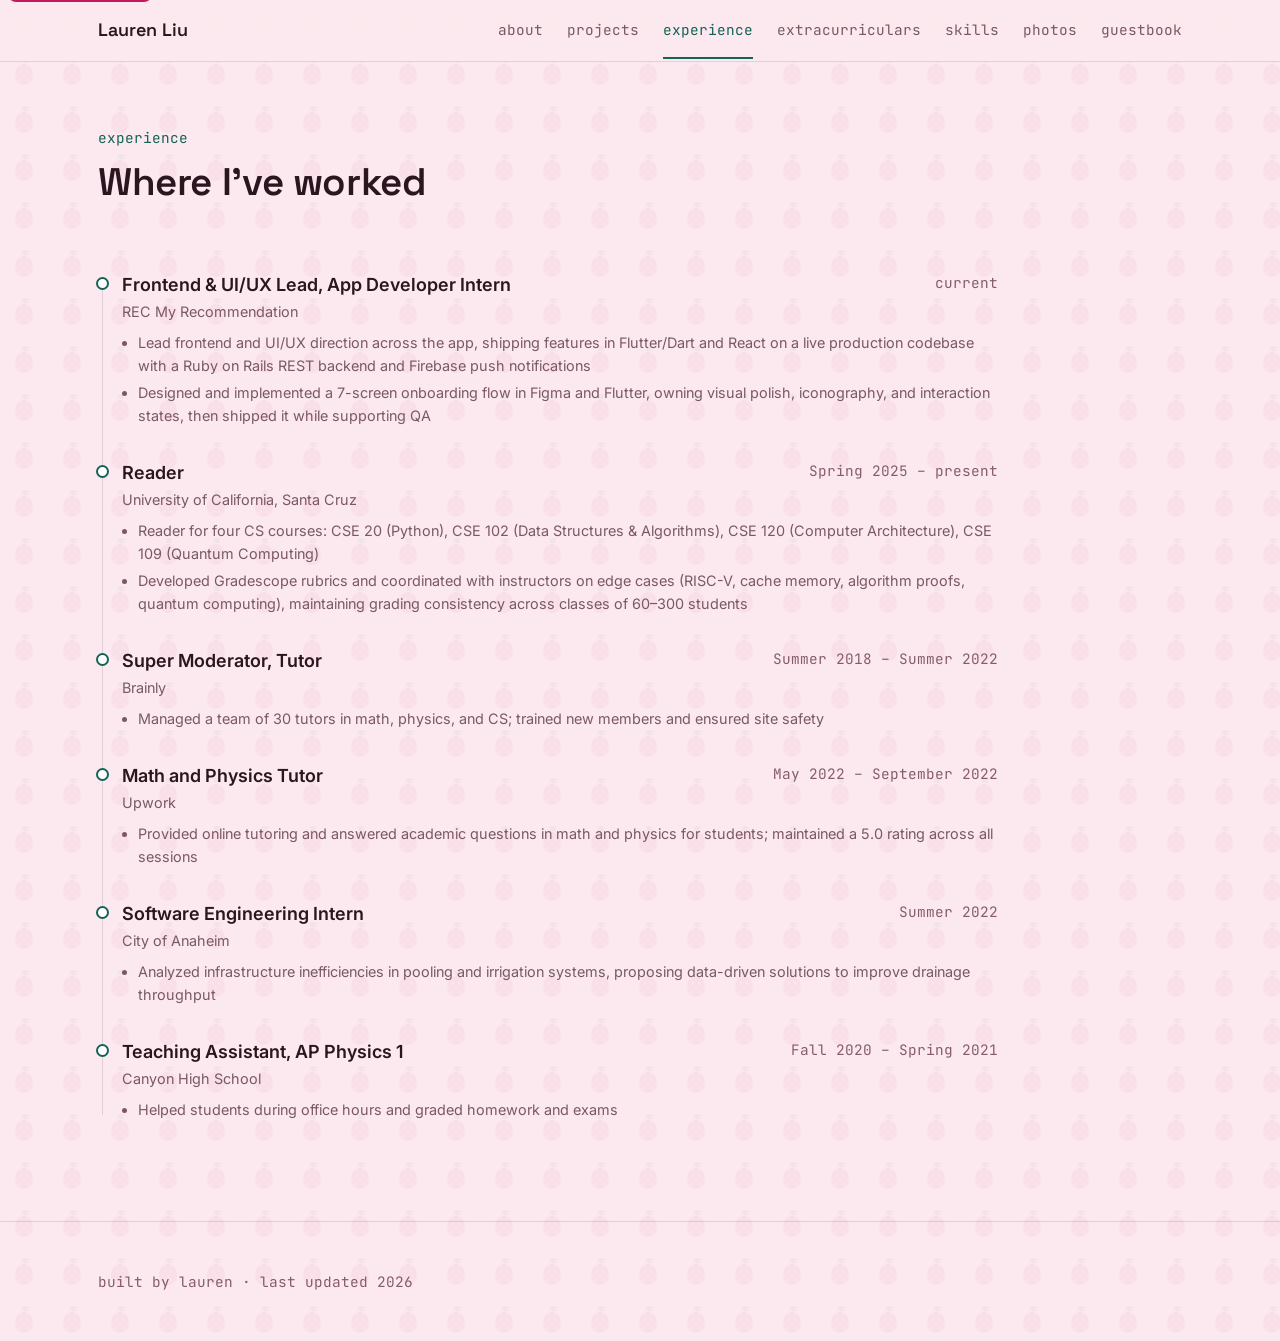
<file: experience.html>
<!DOCTYPE html>
<html lang="en">
<head>
<meta charset="UTF-8">
<meta name="viewport" content="width=device-width, initial-scale=1.0">
<meta name="theme-color" content="#FCE9EF">
<link rel="icon" type="image/svg+xml" href="favicon.svg">
<link rel="icon" type="image/png" sizes="32x32" href="favicon-32.png">
<link rel="icon" type="image/png" sizes="16x16" href="favicon-16.png">
<link rel="apple-touch-icon" href="apple-touch-icon.png">
<link rel="canonical" href="https://laurenlliu.github.io/experience.html">
<title>Experience · Lauren Liu</title>
<meta name="description" content="Lauren Liu's work experience across engineering, teaching, and tutoring.">
<meta property="og:type" content="website">
<meta property="og:title" content="Experience · Lauren Liu's Portfolio">
<meta property="og:description" content="Lauren Liu's work experience across engineering, teaching, and tutoring.">
<meta property="og:image" content="https://laurenlliu.github.io/social-preview.png">
<meta property="og:url" content="https://laurenlliu.github.io/experience.html">
<meta name="twitter:card" content="summary_large_image">
<meta name="twitter:title" content="Experience · Lauren Liu's Portfolio">
<meta name="twitter:description" content="Lauren Liu's work experience across engineering, teaching, and tutoring.">
<meta name="twitter:image" content="https://laurenlliu.github.io/social-preview.png">
<link rel="preconnect" href="https://fonts.googleapis.com">
<link rel="preconnect" href="https://fonts.gstatic.com" crossorigin>
<link href="https://fonts.googleapis.com/css2?family=Space+Grotesk:wght@500;600;700&family=Inter:wght@400;500;600&family=JetBrains+Mono:wght@400;500&display=swap" rel="stylesheet">
<link rel="stylesheet" href="css/base.css">
<script src="js/console-greeting.js" defer></script>
</head>
<body>

<a href="#main-content" class="skip-link">Skip to content</a>

<nav>
  <div class="nav-inner">
    <a class="nav-brand" href="index.html">Lauren Liu</a>
    <button type="button" class="nav-toggle" id="nav-toggle" aria-expanded="false" aria-controls="nav-links" aria-label="Toggle navigation menu">
      <span></span><span></span><span></span>
    </button>
    <div class="nav-links" id="nav-links">
      <a href="about.html">about</a>
      <a href="projects.html">projects</a>
      <a href="experience.html" class="active" aria-current="page">experience</a>
      <a href="extracurriculars.html">extracurriculars</a>
      <a href="skills.html">skills</a>
      <a href="photos.html">photos</a>
      <a href="guestbook.html">guestbook</a>
    </div>
  </div>
</nav>

<div class="wrap">
  <div class="page-header">
    <div class="page-eyebrow">experience</div>
    <h1 class="page-title">Where I've worked</h1>
  </div>

  <main id="main-content">
    <div class="exp-list">
      <div class="exp-block" data-reveal>
        <div class="exp-head">
          <div>
            <h2 class="exp-role">Frontend & UI/UX Lead, App Developer Intern</h2>
            <div class="exp-org">REC My Recommendation</div>
          </div>
          <div class="exp-date">current</div>
        </div>
        <ul class="exp-desc">
          <li>Lead frontend and UI/UX direction across the app, shipping features in Flutter/Dart and React on a live production codebase with a Ruby on Rails REST backend and Firebase push notifications</li>
          <li>Designed and implemented a 7-screen onboarding flow in Figma and Flutter, owning visual polish, iconography, and interaction states, then shipped it while supporting QA</li>
        </ul>
      </div>

      <div class="exp-block" data-reveal>
        <div class="exp-head">
          <div>
            <h2 class="exp-role">Reader</h2>
            <div class="exp-org">University of California, Santa Cruz</div>
          </div>
          <div class="exp-date">Spring 2025 – present</div>
        </div>
        <ul class="exp-desc">
          <li>Reader for four CS courses: CSE 20 (Python), CSE 102 (Data Structures & Algorithms), CSE 120 (Computer Architecture), CSE 109 (Quantum Computing)</li>
          <li>Developed Gradescope rubrics and coordinated with instructors on edge cases (RISC-V, cache memory, algorithm proofs, quantum computing), maintaining grading consistency across classes of 60–300 students</li>
        </ul>
      </div>

      <div class="exp-block" data-reveal>
        <div class="exp-head">
          <div>
            <h2 class="exp-role">Super Moderator, Tutor</h2>
            <div class="exp-org">Brainly</div>
          </div>
          <div class="exp-date">Summer 2018 – Summer 2022</div>
        </div>
        <ul class="exp-desc">
          <li>Managed a team of 30 tutors in math, physics, and CS; trained new members and ensured site safety</li>
        </ul>
      </div>

      <div class="exp-block" data-reveal>
        <div class="exp-head">
          <div>
            <h2 class="exp-role">Math and Physics Tutor</h2>
            <div class="exp-org">Upwork</div>
          </div>
          <div class="exp-date">May 2022 – September 2022</div>
        </div>
        <ul class="exp-desc">
          <li>Provided online tutoring and answered academic questions in math and physics for students; maintained a 5.0 rating across all sessions</li>
        </ul>
      </div>

      <div class="exp-block" data-reveal>
        <div class="exp-head">
          <div>
            <h2 class="exp-role">Software Engineering Intern</h2>
            <div class="exp-org">City of Anaheim</div>
          </div>
          <div class="exp-date">Summer 2022</div>
        </div>
        <ul class="exp-desc">
          <li>Analyzed infrastructure inefficiencies in pooling and irrigation systems, proposing data-driven solutions to improve drainage throughput</li>
        </ul>
      </div>

      <div class="exp-block" data-reveal>
        <div class="exp-head">
          <div>
            <h2 class="exp-role">Teaching Assistant, AP Physics 1</h2>
            <div class="exp-org">Canyon High School</div>
          </div>
          <div class="exp-date">Fall 2020 – Spring 2021</div>
        </div>
        <ul class="exp-desc">
          <li>Helped students during office hours and graded homework and exams</li>
        </ul>
      </div>
    </div>
  </main>
</div>

<footer>
  <div class="footer-inner">built by lauren · last updated 2026</div>
</footer>

<script src="js/reveal.js" defer></script>
<script src="js/nav.js" defer></script>
</body>
</html>
</file>
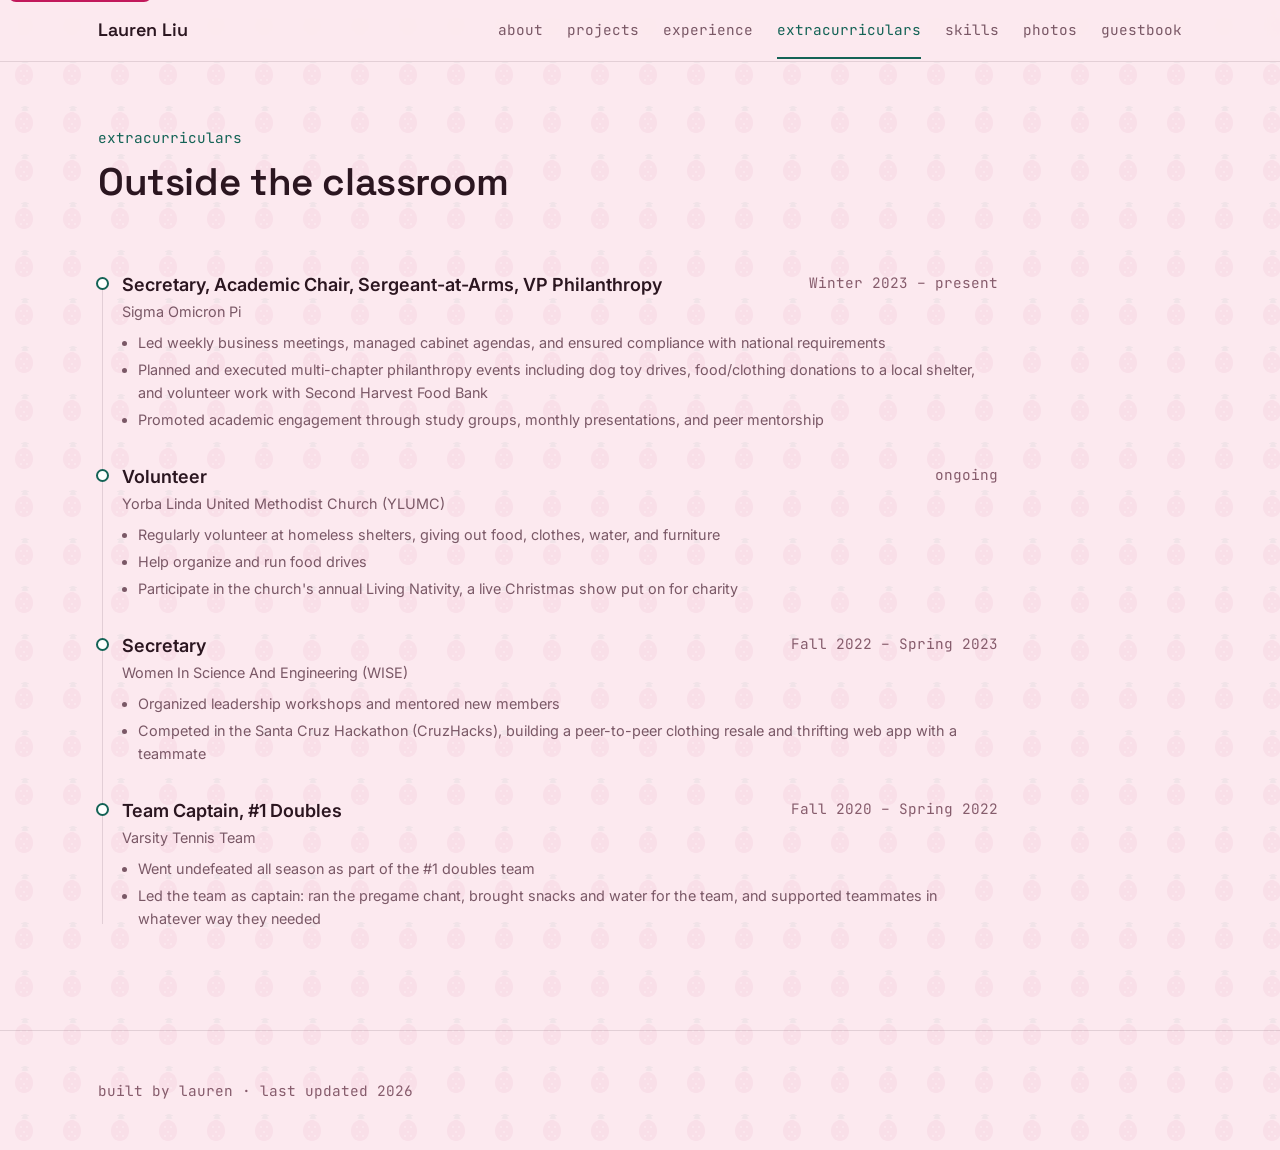
<file: extracurriculars.html>
<!DOCTYPE html>
<html lang="en">
<head>
<meta charset="UTF-8">
<meta name="viewport" content="width=device-width, initial-scale=1.0">
<meta name="theme-color" content="#FCE9EF">
<link rel="icon" type="image/svg+xml" href="favicon.svg">
<link rel="icon" type="image/png" sizes="32x32" href="favicon-32.png">
<link rel="icon" type="image/png" sizes="16x16" href="favicon-16.png">
<link rel="apple-touch-icon" href="apple-touch-icon.png">
<link rel="canonical" href="https://laurenlliu.github.io/extracurriculars.html">
<title>Extracurriculars · Lauren Liu</title>
<meta name="description" content="Lauren Liu's extracurricular involvement and leadership.">
<meta property="og:type" content="website">
<meta property="og:title" content="Extracurriculars · Lauren Liu's Portfolio">
<meta property="og:description" content="Lauren Liu's extracurricular involvement and leadership.">
<meta property="og:image" content="https://laurenlliu.github.io/social-preview.png">
<meta property="og:url" content="https://laurenlliu.github.io/extracurriculars.html">
<meta name="twitter:card" content="summary_large_image">
<meta name="twitter:title" content="Extracurriculars · Lauren Liu's Portfolio">
<meta name="twitter:description" content="Lauren Liu's extracurricular involvement and leadership.">
<meta name="twitter:image" content="https://laurenlliu.github.io/social-preview.png">
<link rel="preconnect" href="https://fonts.googleapis.com">
<link rel="preconnect" href="https://fonts.gstatic.com" crossorigin>
<link href="https://fonts.googleapis.com/css2?family=Space+Grotesk:wght@500;600;700&family=Inter:wght@400;500;600&family=JetBrains+Mono:wght@400;500&display=swap" rel="stylesheet">
<link rel="stylesheet" href="css/base.css">
<script src="js/console-greeting.js" defer></script>
</head>
<body>

<a href="#main-content" class="skip-link">Skip to content</a>

<nav>
  <div class="nav-inner">
    <a class="nav-brand" href="index.html">Lauren Liu</a>
    <button type="button" class="nav-toggle" id="nav-toggle" aria-expanded="false" aria-controls="nav-links" aria-label="Toggle navigation menu">
      <span></span><span></span><span></span>
    </button>
    <div class="nav-links" id="nav-links">
      <a href="about.html">about</a>
      <a href="projects.html">projects</a>
      <a href="experience.html">experience</a>
      <a href="extracurriculars.html" class="active" aria-current="page">extracurriculars</a>
      <a href="skills.html">skills</a>
      <a href="photos.html">photos</a>
      <a href="guestbook.html">guestbook</a>
    </div>
  </div>
</nav>

<div class="wrap">
  <div class="page-header">
    <div class="page-eyebrow">extracurriculars</div>
    <h1 class="page-title">Outside the classroom</h1>
  </div>

  <main id="main-content">
    <div class="exp-list">
      <div class="exp-block" data-reveal>
        <div class="exp-head">
          <div>
            <h2 class="exp-role">Secretary, Academic Chair, Sergeant-at-Arms, VP Philanthropy</h2>
            <div class="exp-org">Sigma Omicron Pi</div>
          </div>
          <div class="exp-date">Winter 2023 – present</div>
        </div>
        <ul class="exp-desc">
          <li>Led weekly business meetings, managed cabinet agendas, and ensured compliance with national requirements</li>
          <li>Planned and executed multi-chapter philanthropy events including dog toy drives, food/clothing donations to a local shelter, and volunteer work with Second Harvest Food Bank</li>
          <li>Promoted academic engagement through study groups, monthly presentations, and peer mentorship</li>
        </ul>
      </div>

      <div class="exp-block" data-reveal>
        <div class="exp-head">
          <div>
            <h2 class="exp-role">Volunteer</h2>
            <div class="exp-org">Yorba Linda United Methodist Church (YLUMC)</div>
          </div>
          <div class="exp-date">ongoing</div>
        </div>
        <ul class="exp-desc">
          <li>Regularly volunteer at homeless shelters, giving out food, clothes, water, and furniture</li>
          <li>Help organize and run food drives</li>
          <li>Participate in the church's annual Living Nativity, a live Christmas show put on for charity</li>
        </ul>
      </div>

      <div class="exp-block" data-reveal>
        <div class="exp-head">
          <div>
            <h2 class="exp-role">Secretary</h2>
            <div class="exp-org">Women In Science And Engineering (WISE)</div>
          </div>
          <div class="exp-date">Fall 2022 – Spring 2023</div>
        </div>
        <ul class="exp-desc">
          <li>Organized leadership workshops and mentored new members</li>
          <li>Competed in the Santa Cruz Hackathon (CruzHacks), building a peer-to-peer clothing resale and thrifting web app with a teammate</li>
        </ul>
      </div>

      <div class="exp-block" data-reveal>
        <div class="exp-head">
          <div>
            <h2 class="exp-role">Team Captain, #1 Doubles</h2>
            <div class="exp-org">Varsity Tennis Team</div>
          </div>
          <div class="exp-date">Fall 2020 – Spring 2022</div>
        </div>
        <ul class="exp-desc">
          <li>Went undefeated all season as part of the #1 doubles team</li>
          <li>Led the team as captain: ran the pregame chant, brought snacks and water for the team, and supported teammates in whatever way they needed</li>
        </ul>
      </div>
    </div>
  </main>
</div>

<footer>
  <div class="footer-inner">built by lauren · last updated 2026</div>
</footer>

<script src="js/reveal.js" defer></script>
<script src="js/nav.js" defer></script>
</body>
</html>
</file>
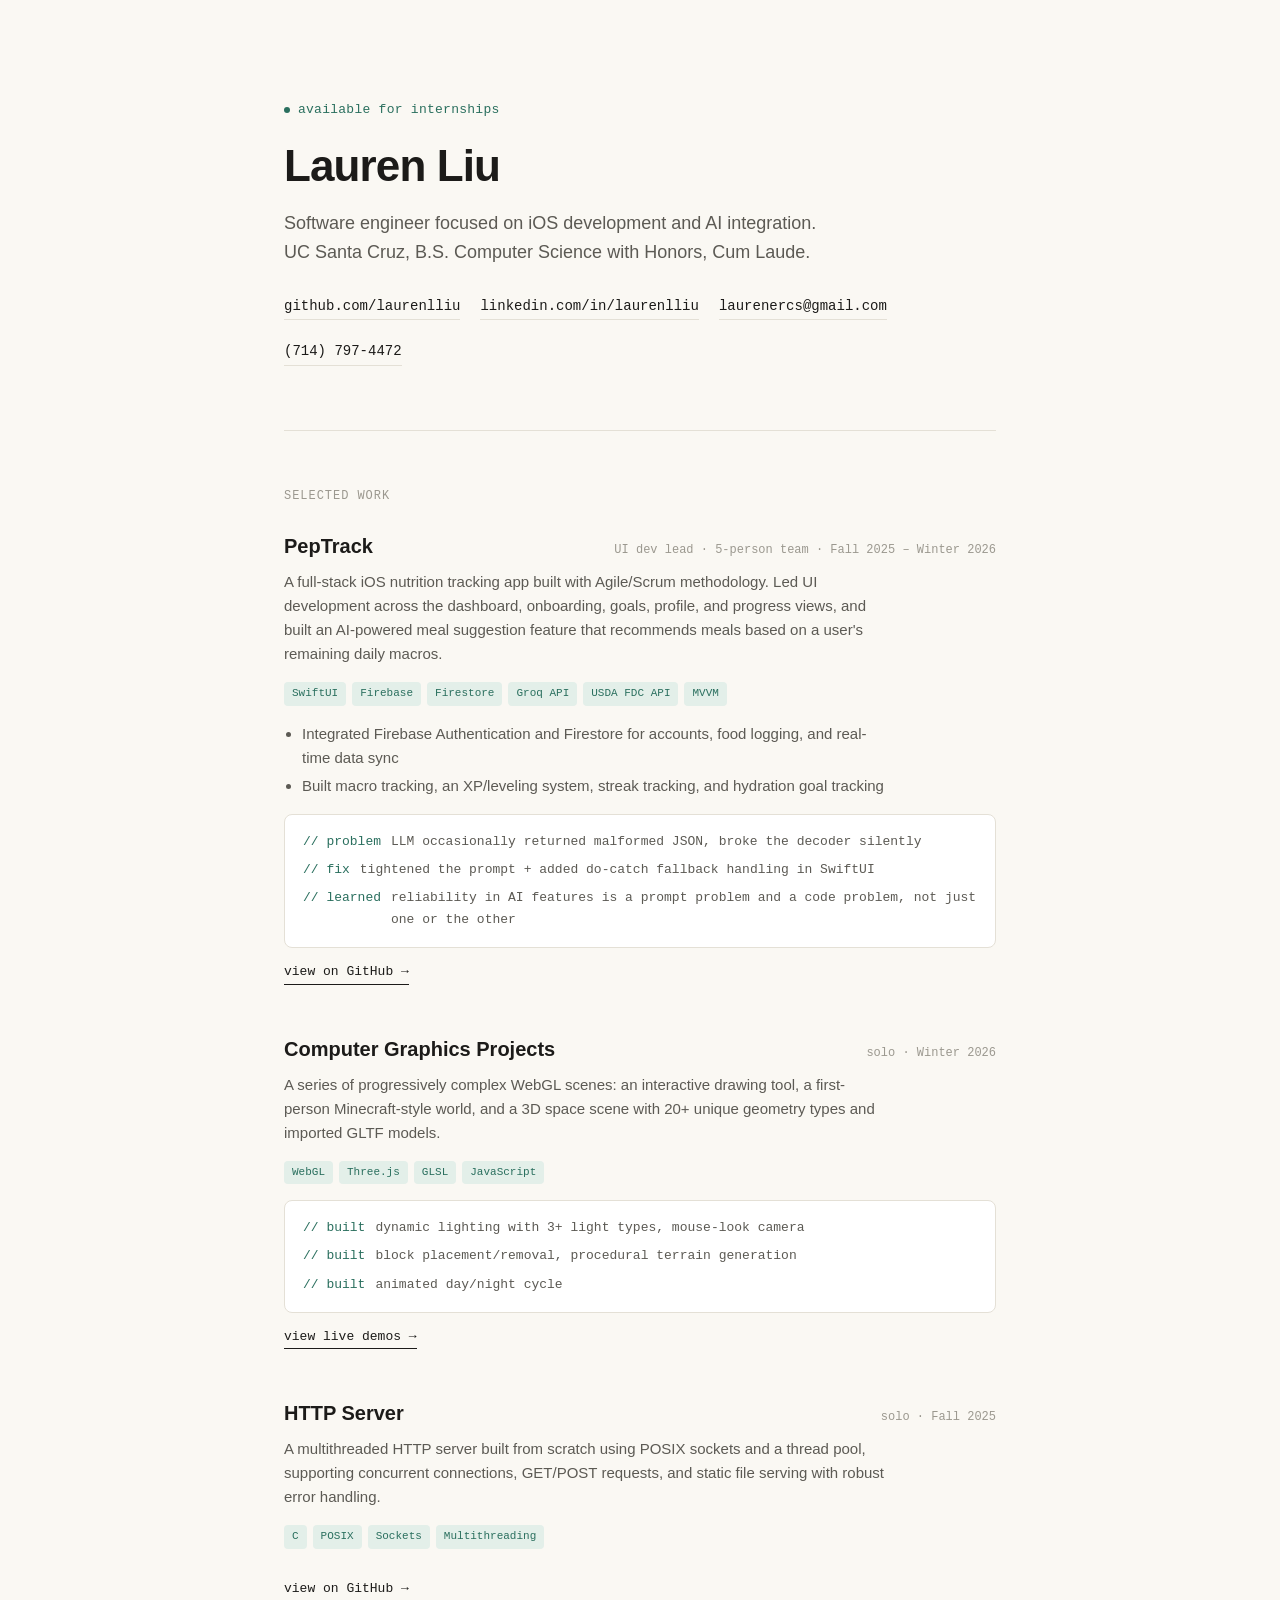
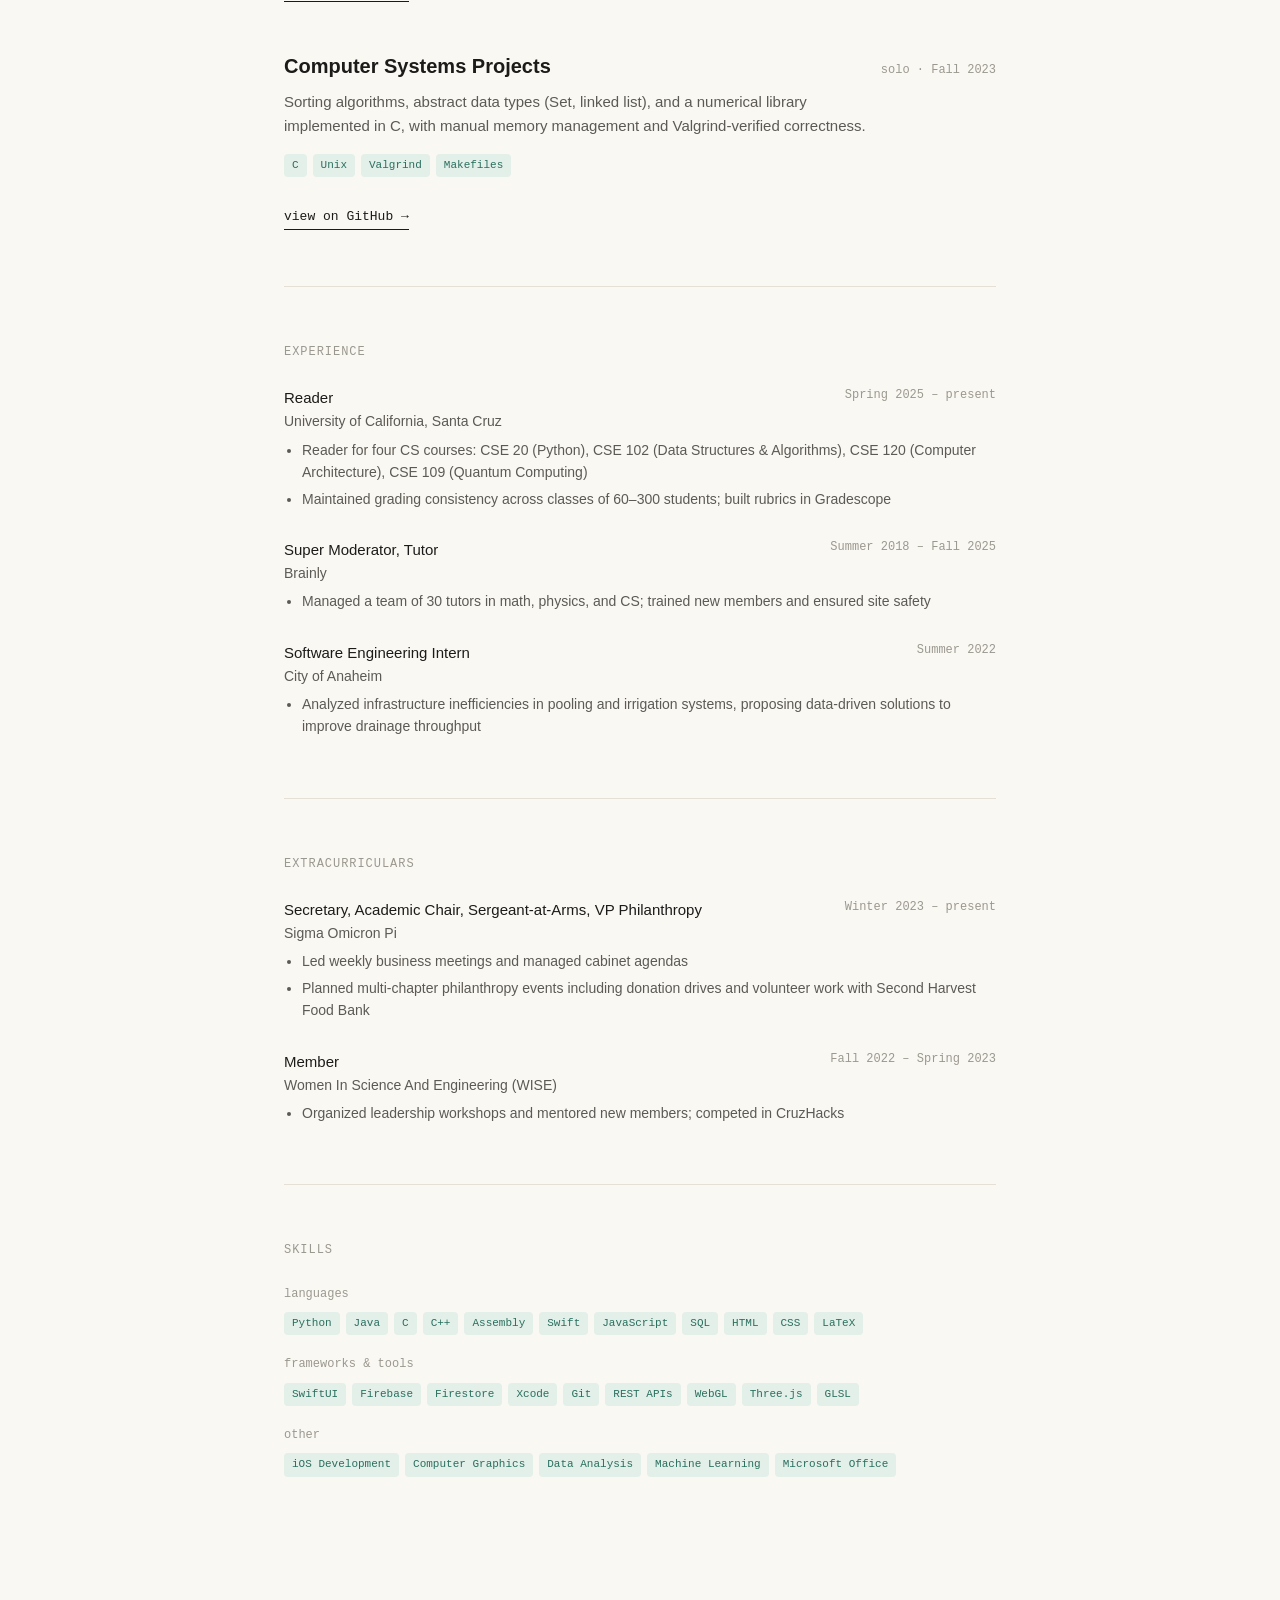
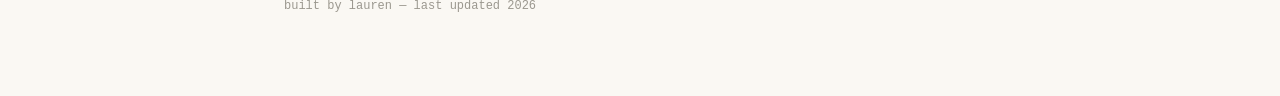
<file: index (1).html>
<!DOCTYPE html>
<html lang="en">
<head>
<meta charset="UTF-8">
<meta name="viewport" content="width=device-width, initial-scale=1.0">
<title>Lauren Liu — Software Engineer</title>
<style>
  :root {
    --bg: #FAF8F3;
    --surface: #FFFFFF;
    --ink: #1C1B19;
    --ink-soft: #5C5A54;
    --ink-faint: #9B988F;
    --accent: #2A6F5E;
    --accent-soft: #E3EFE9;
    --border: #E4E0D6;
    --mono: 'JetBrains Mono', 'SF Mono', Menlo, monospace;
    --sans: 'Inter', -apple-system, BlinkMacSystemFont, sans-serif;
  }

  * { margin: 0; padding: 0; box-sizing: border-box; }

  body {
    background: var(--bg);
    color: var(--ink);
    font-family: var(--sans);
    line-height: 1.6;
    -webkit-font-smoothing: antialiased;
  }

  a { color: inherit; text-decoration: none; }

  .wrap {
    max-width: 760px;
    margin: 0 auto;
    padding: 0 24px;
  }

  header { padding: 100px 0 64px; }

  .tag {
    font-family: var(--mono);
    font-size: 13px;
    color: var(--accent);
    letter-spacing: 0.02em;
    margin-bottom: 20px;
    display: flex;
    align-items: center;
    gap: 8px;
  }

  .tag::before {
    content: '';
    width: 6px;
    height: 6px;
    border-radius: 50%;
    background: var(--accent);
    display: inline-block;
  }

  h1 {
    font-size: 44px;
    font-weight: 600;
    letter-spacing: -0.02em;
    line-height: 1.15;
    margin-bottom: 18px;
  }

  .lede {
    font-size: 18px;
    color: var(--ink-soft);
    max-width: 560px;
    margin-bottom: 28px;
  }

  .links {
    display: flex;
    gap: 20px;
    font-family: var(--mono);
    font-size: 14px;
    flex-wrap: wrap;
  }

  .links a {
    border-bottom: 1px solid var(--border);
    padding-bottom: 2px;
    transition: border-color 0.15s, color 0.15s;
  }

  .links a:hover { border-color: var(--accent); color: var(--accent); }

  .section-label {
    font-family: var(--mono);
    font-size: 12px;
    color: var(--ink-faint);
    letter-spacing: 0.08em;
    text-transform: uppercase;
    margin-bottom: 24px;
  }

  section { padding: 56px 0; border-top: 1px solid var(--border); }

  .project { margin-bottom: 48px; }
  .project:last-child { margin-bottom: 0; }

  .project-head {
    display: flex;
    justify-content: space-between;
    align-items: baseline;
    gap: 16px;
    margin-bottom: 8px;
    flex-wrap: wrap;
  }

  .project-title { font-size: 20px; font-weight: 600; }

  .project-meta {
    font-family: var(--mono);
    font-size: 12px;
    color: var(--ink-faint);
    white-space: nowrap;
  }

  .project-desc {
    color: var(--ink-soft);
    font-size: 15px;
    margin-bottom: 16px;
    max-width: 600px;
  }

  .project-desc ul { margin: 8px 0 0 18px; padding: 0; }
  .project-desc li { margin-bottom: 4px; }

  .stack { display: flex; flex-wrap: wrap; gap: 6px; margin-bottom: 16px; }

  .stack span {
    font-family: var(--mono);
    font-size: 11px;
    color: var(--accent);
    background: var(--accent-soft);
    padding: 3px 8px;
    border-radius: 4px;
  }

  .log {
    background: var(--surface);
    border: 1px solid var(--border);
    border-radius: 8px;
    padding: 16px 18px;
    font-family: var(--mono);
    font-size: 13px;
    color: var(--ink-soft);
    line-height: 1.7;
  }

  .log-line { display: flex; gap: 10px; margin-bottom: 6px; }
  .log-line:last-child { margin-bottom: 0; }
  .log-tag { color: var(--accent); flex-shrink: 0; }

  .project-link {
    display: inline-block;
    margin-top: 14px;
    font-family: var(--mono);
    font-size: 13px;
    color: var(--ink);
    border-bottom: 1px solid var(--ink);
    padding-bottom: 1px;
  }

  .project-link:hover { color: var(--accent); border-color: var(--accent); }

  .exp-block { margin-bottom: 28px; }
  .exp-block:last-child { margin-bottom: 0; }

  .exp-head {
    display: flex;
    justify-content: space-between;
    gap: 16px;
    flex-wrap: wrap;
    margin-bottom: 6px;
  }

  .exp-role { font-weight: 500; font-size: 15px; }
  .exp-org { color: var(--ink-soft); font-size: 14px; }
  .exp-date { font-family: var(--mono); font-size: 12px; color: var(--ink-faint); white-space: nowrap; }

  .exp-desc { color: var(--ink-soft); font-size: 14px; margin: 0 0 0 18px; }
  .exp-desc li { margin-bottom: 4px; }

  .skill-group { margin-bottom: 20px; }
  .skill-group:last-child { margin-bottom: 0; }

  .skill-group-label {
    font-family: var(--mono);
    font-size: 12px;
    color: var(--ink-faint);
    margin-bottom: 8px;
  }

  footer {
    padding: 48px 0 80px;
    font-family: var(--mono);
    font-size: 12px;
    color: var(--ink-faint);
  }

  @media (max-width: 600px) {
    header { padding: 64px 0 48px; }
    h1 { font-size: 32px; }
    .lede { font-size: 16px; }
  }
</style>
</head>
<body>

<div class="wrap">

  <header>
    <div class="tag">available for internships</div>
    <h1>Lauren Liu</h1>
    <p class="lede">Software engineer focused on iOS development and AI integration. UC Santa Cruz, B.S. Computer Science with Honors, Cum Laude.</p>
    <div class="links">
      <a href="https://github.com/laurenlliu" target="_blank">github.com/laurenlliu</a>
      <a href="https://linkedin.com/in/laurenlliu" target="_blank">linkedin.com/in/laurenlliu</a>
      <a href="mailto:laurenercs@gmail.com">laurenercs@gmail.com</a>
      <a href="tel:7147974472">(714) 797-4472</a>
    </div>
  </header>

  <section>
    <div class="section-label">selected work</div>

    <div class="project">
      <div class="project-head">
        <div class="project-title">PepTrack</div>
        <div class="project-meta">UI dev lead · 5-person team · Fall 2025 – Winter 2026</div>
      </div>
      <p class="project-desc">A full-stack iOS nutrition tracking app built with Agile/Scrum methodology. Led UI development across the dashboard, onboarding, goals, profile, and progress views, and built an AI-powered meal suggestion feature that recommends meals based on a user's remaining daily macros.</p>
      <div class="stack">
        <span>SwiftUI</span>
        <span>Firebase</span>
        <span>Firestore</span>
        <span>Groq API</span>
        <span>USDA FDC API</span>
        <span>MVVM</span>
      </div>
      <div class="project-desc">
        <ul>
          <li>Integrated Firebase Authentication and Firestore for accounts, food logging, and real-time data sync</li>
          <li>Built macro tracking, an XP/leveling system, streak tracking, and hydration goal tracking</li>
        </ul>
      </div>
      <div class="log">
        <div class="log-line"><span class="log-tag">// problem</span><span>LLM occasionally returned malformed JSON, broke the decoder silently</span></div>
        <div class="log-line"><span class="log-tag">// fix</span><span>tightened the prompt + added do-catch fallback handling in SwiftUI</span></div>
        <div class="log-line"><span class="log-tag">// learned</span><span>reliability in AI features is a prompt problem and a code problem, not just one or the other</span></div>
      </div>
      <a class="project-link" href="https://github.com/laurenlliu" target="_blank">view on GitHub →</a>
    </div>

    <div class="project">
      <div class="project-head">
        <div class="project-title">Computer Graphics Projects</div>
        <div class="project-meta">solo · Winter 2026</div>
      </div>
      <p class="project-desc">A series of progressively complex WebGL scenes: an interactive drawing tool, a first-person Minecraft-style world, and a 3D space scene with 20+ unique geometry types and imported GLTF models.</p>
      <div class="stack">
        <span>WebGL</span>
        <span>Three.js</span>
        <span>GLSL</span>
        <span>JavaScript</span>
      </div>
      <div class="log">
        <div class="log-line"><span class="log-tag">// built</span><span>dynamic lighting with 3+ light types, mouse-look camera</span></div>
        <div class="log-line"><span class="log-tag">// built</span><span>block placement/removal, procedural terrain generation</span></div>
        <div class="log-line"><span class="log-tag">// built</span><span>animated day/night cycle</span></div>
      </div>
      <a class="project-link" href="https://laurenlliu.github.io/cse160" target="_blank">view live demos →</a>
    </div>

    <div class="project">
      <div class="project-head">
        <div class="project-title">HTTP Server</div>
        <div class="project-meta">solo · Fall 2025</div>
      </div>
      <p class="project-desc">A multithreaded HTTP server built from scratch using POSIX sockets and a thread pool, supporting concurrent connections, GET/POST requests, and static file serving with robust error handling.</p>
      <div class="stack">
        <span>C</span>
        <span>POSIX</span>
        <span>Sockets</span>
        <span>Multithreading</span>
      </div>
      <a class="project-link" href="https://github.com/laurenlliu" target="_blank">view on GitHub →</a>
    </div>

    <div class="project">
      <div class="project-head">
        <div class="project-title">Computer Systems Projects</div>
        <div class="project-meta">solo · Fall 2023</div>
      </div>
      <p class="project-desc">Sorting algorithms, abstract data types (Set, linked list), and a numerical library implemented in C, with manual memory management and Valgrind-verified correctness.</p>
      <div class="stack">
        <span>C</span>
        <span>Unix</span>
        <span>Valgrind</span>
        <span>Makefiles</span>
      </div>
      <a class="project-link" href="https://github.com/laurenlliu" target="_blank">view on GitHub →</a>
    </div>

  </section>

  <section>
    <div class="section-label">experience</div>

    <div class="exp-block">
      <div class="exp-head">
        <div>
          <div class="exp-role">Reader</div>
          <div class="exp-org">University of California, Santa Cruz</div>
        </div>
        <div class="exp-date">Spring 2025 – present</div>
      </div>
      <ul class="exp-desc">
        <li>Reader for four CS courses: CSE 20 (Python), CSE 102 (Data Structures & Algorithms), CSE 120 (Computer Architecture), CSE 109 (Quantum Computing)</li>
        <li>Maintained grading consistency across classes of 60–300 students; built rubrics in Gradescope</li>
      </ul>
    </div>

    <div class="exp-block">
      <div class="exp-head">
        <div>
          <div class="exp-role">Super Moderator, Tutor</div>
          <div class="exp-org">Brainly</div>
        </div>
        <div class="exp-date">Summer 2018 – Fall 2025</div>
      </div>
      <ul class="exp-desc">
        <li>Managed a team of 30 tutors in math, physics, and CS; trained new members and ensured site safety</li>
      </ul>
    </div>

    <div class="exp-block">
      <div class="exp-head">
        <div>
          <div class="exp-role">Software Engineering Intern</div>
          <div class="exp-org">City of Anaheim</div>
        </div>
        <div class="exp-date">Summer 2022</div>
      </div>
      <ul class="exp-desc">
        <li>Analyzed infrastructure inefficiencies in pooling and irrigation systems, proposing data-driven solutions to improve drainage throughput</li>
      </ul>
    </div>

  </section>

  <section>
    <div class="section-label">extracurriculars</div>

    <div class="exp-block">
      <div class="exp-head">
        <div>
          <div class="exp-role">Secretary, Academic Chair, Sergeant-at-Arms, VP Philanthropy</div>
          <div class="exp-org">Sigma Omicron Pi</div>
        </div>
        <div class="exp-date">Winter 2023 – present</div>
      </div>
      <ul class="exp-desc">
        <li>Led weekly business meetings and managed cabinet agendas</li>
        <li>Planned multi-chapter philanthropy events including donation drives and volunteer work with Second Harvest Food Bank</li>
      </ul>
    </div>

    <div class="exp-block">
      <div class="exp-head">
        <div>
          <div class="exp-role">Member</div>
          <div class="exp-org">Women In Science And Engineering (WISE)</div>
        </div>
        <div class="exp-date">Fall 2022 – Spring 2023</div>
      </div>
      <ul class="exp-desc">
        <li>Organized leadership workshops and mentored new members; competed in CruzHacks</li>
      </ul>
    </div>

  </section>

  <section>
    <div class="section-label">skills</div>

    <div class="skill-group">
      <div class="skill-group-label">languages</div>
      <div class="stack">
        <span>Python</span>
        <span>Java</span>
        <span>C</span>
        <span>C++</span>
        <span>Assembly</span>
        <span>Swift</span>
        <span>JavaScript</span>
        <span>SQL</span>
        <span>HTML</span>
        <span>CSS</span>
        <span>LaTeX</span>
      </div>
    </div>

    <div class="skill-group">
      <div class="skill-group-label">frameworks & tools</div>
      <div class="stack">
        <span>SwiftUI</span>
        <span>Firebase</span>
        <span>Firestore</span>
        <span>Xcode</span>
        <span>Git</span>
        <span>REST APIs</span>
        <span>WebGL</span>
        <span>Three.js</span>
        <span>GLSL</span>
      </div>
    </div>

    <div class="skill-group">
      <div class="skill-group-label">other</div>
      <div class="stack">
        <span>iOS Development</span>
        <span>Computer Graphics</span>
        <span>Data Analysis</span>
        <span>Machine Learning</span>
        <span>Microsoft Office</span>
      </div>
    </div>
  </section>

  <footer>
    built by lauren — last updated 2026
  </footer>

</div>

</body>
</html>
</file>
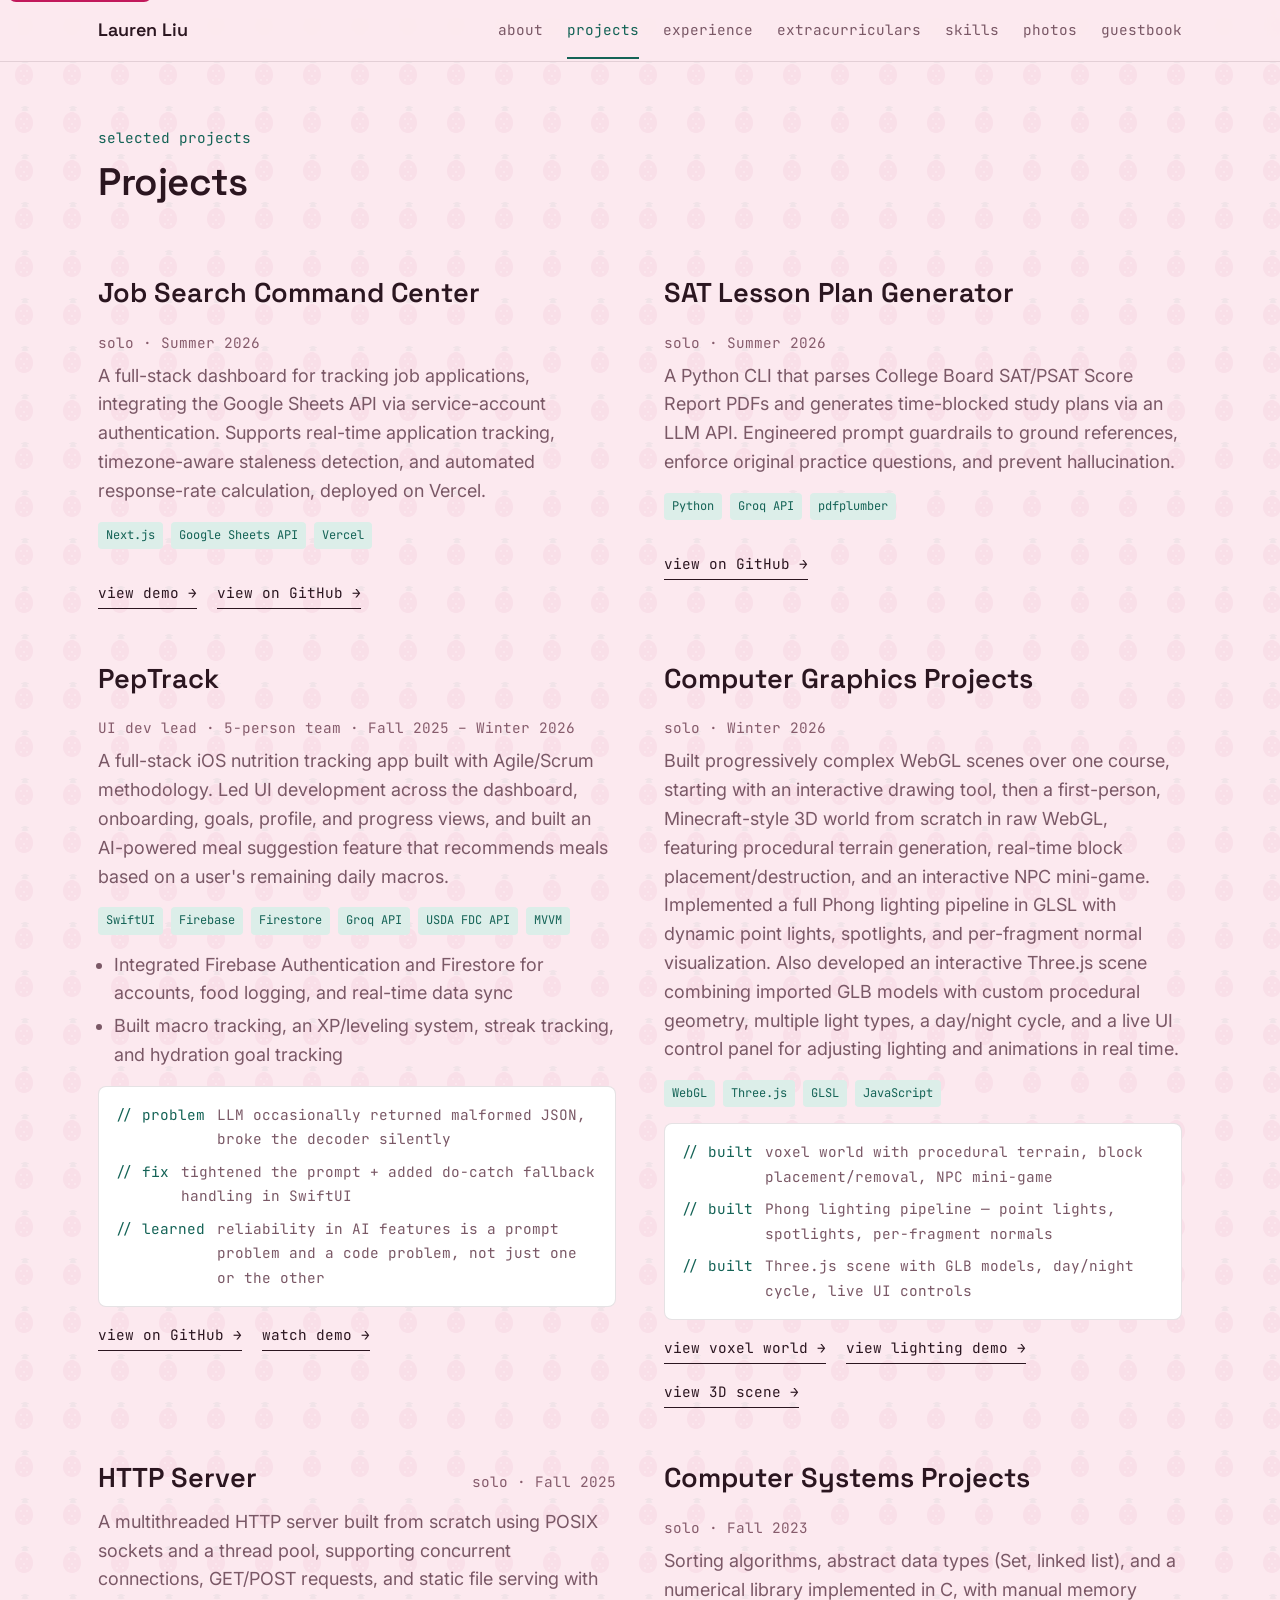
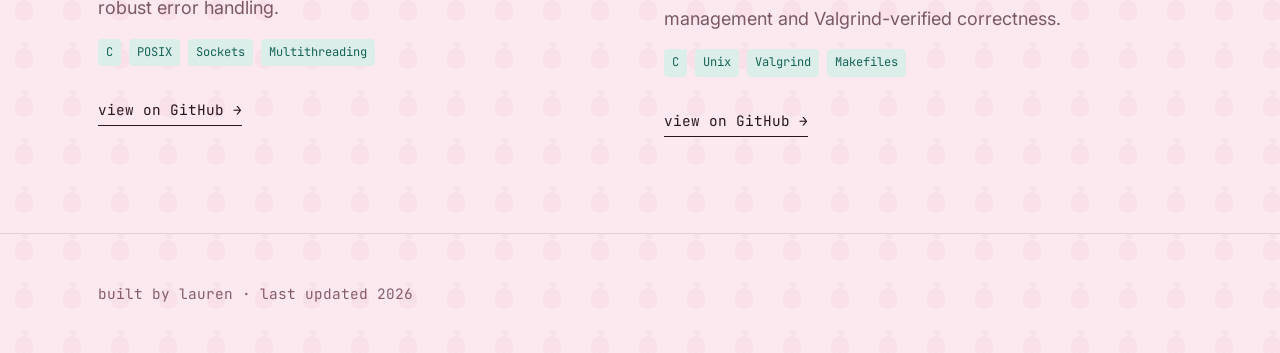
<file: projects.html>
<!DOCTYPE html>
<html lang="en">
<head>
<meta charset="UTF-8">
<meta name="viewport" content="width=device-width, initial-scale=1.0">
<meta name="theme-color" content="#FCE9EF">
<link rel="icon" type="image/svg+xml" href="favicon.svg">
<link rel="icon" type="image/png" sizes="32x32" href="favicon-32.png">
<link rel="icon" type="image/png" sizes="16x16" href="favicon-16.png">
<link rel="apple-touch-icon" href="apple-touch-icon.png">
<link rel="canonical" href="https://laurenlliu.github.io/projects.html">
<title>Projects · Lauren Liu</title>
<meta name="description" content="Selected projects by Lauren Liu, including a job-search dashboard, an SAT study-plan generator, PepTrack, WebGL graphics projects, and systems programming work.">
<meta property="og:type" content="website">
<meta property="og:title" content="Projects · Lauren Liu's Portfolio">
<meta property="og:description" content="Selected projects by Lauren Liu, including a job-search dashboard, an SAT study-plan generator, PepTrack, WebGL graphics projects, and systems programming work.">
<meta property="og:image" content="https://laurenlliu.github.io/social-preview.png">
<meta property="og:url" content="https://laurenlliu.github.io/projects.html">
<meta name="twitter:card" content="summary_large_image">
<meta name="twitter:title" content="Projects · Lauren Liu's Portfolio">
<meta name="twitter:description" content="Selected projects by Lauren Liu, including a job-search dashboard, an SAT study-plan generator, PepTrack, WebGL graphics projects, and systems programming work.">
<meta name="twitter:image" content="https://laurenlliu.github.io/social-preview.png">
<link rel="preconnect" href="https://fonts.googleapis.com">
<link rel="preconnect" href="https://fonts.gstatic.com" crossorigin>
<link href="https://fonts.googleapis.com/css2?family=Space+Grotesk:wght@500;600;700&family=Inter:wght@400;500;600&family=JetBrains+Mono:wght@400;500&display=swap" rel="stylesheet">
<link rel="stylesheet" href="css/base.css">
<script src="js/console-greeting.js" defer></script>
</head>
<body>

<a href="#main-content" class="skip-link">Skip to content</a>

<nav>
  <div class="nav-inner">
    <a class="nav-brand" href="index.html">Lauren Liu</a>
    <button type="button" class="nav-toggle" id="nav-toggle" aria-expanded="false" aria-controls="nav-links" aria-label="Toggle navigation menu">
      <span></span><span></span><span></span>
    </button>
    <div class="nav-links" id="nav-links">
      <a href="about.html">about</a>
      <a href="projects.html" class="active" aria-current="page">projects</a>
      <a href="experience.html">experience</a>
      <a href="extracurriculars.html">extracurriculars</a>
      <a href="skills.html">skills</a>
      <a href="photos.html">photos</a>
      <a href="guestbook.html">guestbook</a>
    </div>
  </div>
</nav>

<div class="wrap">
  <div class="page-header">
    <div class="page-eyebrow">selected projects</div>
    <h1 class="page-title">Projects</h1>
  </div>

  <main id="main-content">
    <div class="work-grid">

      <div class="project" data-reveal>
        <div class="project-head">
          <h2 class="project-title">Job Search Command Center</h2>
          <div class="project-meta">solo · Summer 2026</div>
        </div>
        <p class="project-desc">A full-stack dashboard for tracking job applications, integrating the Google Sheets API via service-account authentication. Supports real-time application tracking, timezone-aware staleness detection, and automated response-rate calculation, deployed on Vercel.</p>
        <div class="stack">
          <span>Next.js</span>
          <span>Google Sheets API</span>
          <span>Vercel</span>
        </div>
        <a class="project-link" href="https://job-tracker-dashboard-opal.vercel.app/demo" target="_blank" rel="noopener noreferrer">view demo →</a>
        <a class="project-link" href="https://github.com/laurenlliu/job-tracker-dashboard" target="_blank" rel="noopener noreferrer">view on GitHub →</a>
      </div>

      <div class="project" data-reveal>
        <div class="project-head">
          <h2 class="project-title">SAT Lesson Plan Generator</h2>
          <div class="project-meta">solo · Summer 2026</div>
        </div>
        <p class="project-desc">A Python CLI that parses College Board SAT/PSAT Score Report PDFs and generates time-blocked study plans via an LLM API. Engineered prompt guardrails to ground references, enforce original practice questions, and prevent hallucination.</p>
        <div class="stack">
          <span>Python</span>
          <span>Groq API</span>
          <span>pdfplumber</span>
        </div>
        <a class="project-link" href="https://github.com/laurenlliu/sat-lesson-plan-generator" target="_blank" rel="noopener noreferrer">view on GitHub →</a>
      </div>

      <div class="project" data-reveal>
        <div class="project-head">
          <h2 class="project-title">PepTrack</h2>
          <div class="project-meta">UI dev lead · 5-person team · Fall 2025 – Winter 2026</div>
        </div>
        <p class="project-desc">A full-stack iOS nutrition tracking app built with Agile/Scrum methodology. Led UI development across the dashboard, onboarding, goals, profile, and progress views, and built an AI-powered meal suggestion feature that recommends meals based on a user's remaining daily macros.</p>
        <div class="stack">
          <span>SwiftUI</span>
          <span>Firebase</span>
          <span>Firestore</span>
          <span>Groq API</span>
          <span>USDA FDC API</span>
          <span>MVVM</span>
        </div>
        <div class="project-desc">
          <ul>
            <li>Integrated Firebase Authentication and Firestore for accounts, food logging, and real-time data sync</li>
            <li>Built macro tracking, an XP/leveling system, streak tracking, and hydration goal tracking</li>
          </ul>
        </div>
        <div class="log">
          <div class="log-line"><span class="log-tag">// problem</span><span>LLM occasionally returned malformed JSON, broke the decoder silently</span></div>
          <div class="log-line"><span class="log-tag">// fix</span><span>tightened the prompt + added do-catch fallback handling in SwiftUI</span></div>
          <div class="log-line"><span class="log-tag">// learned</span><span>reliability in AI features is a prompt problem and a code problem, not just one or the other</span></div>
        </div>
        <a class="project-link" href="https://github.com/laurenlliu/PepTrack" target="_blank" rel="noopener noreferrer">view on GitHub →</a>
        <a class="project-link" href="https://www.youtube.com/watch?v=f4Ipgw6Or3o" target="_blank" rel="noopener noreferrer">watch demo →</a>
      </div>

      <div class="project" data-reveal>
        <div class="project-head">
          <h2 class="project-title">Computer Graphics Projects</h2>
          <div class="project-meta">solo · Winter 2026</div>
        </div>
        <p class="project-desc">Built progressively complex WebGL scenes over one course, starting with an interactive drawing tool, then a first-person, Minecraft-style 3D world from scratch in raw WebGL, featuring procedural terrain generation, real-time block placement/destruction, and an interactive NPC mini-game. Implemented a full Phong lighting pipeline in GLSL with dynamic point lights, spotlights, and per-fragment normal visualization. Also developed an interactive Three.js scene combining imported GLB models with custom procedural geometry, multiple light types, a day/night cycle, and a live UI control panel for adjusting lighting and animations in real time.</p>
        <div class="stack">
          <span>WebGL</span>
          <span>Three.js</span>
          <span>GLSL</span>
          <span>JavaScript</span>
        </div>
        <div class="log">
          <div class="log-line"><span class="log-tag">// built</span><span>voxel world with procedural terrain, block placement/removal, NPC mini-game</span></div>
          <div class="log-line"><span class="log-tag">// built</span><span>Phong lighting pipeline — point lights, spotlights, per-fragment normals</span></div>
          <div class="log-line"><span class="log-tag">// built</span><span>Three.js scene with GLB models, day/night cycle, live UI controls</span></div>
        </div>
        <a class="project-link" href="https://laurenlliu.github.io/webgl-graphics-projects/asg3/index.html" target="_blank" rel="noopener noreferrer">view voxel world →</a>
        <a class="project-link" href="https://laurenlliu.github.io/webgl-graphics-projects/asg4/index.html" target="_blank" rel="noopener noreferrer">view lighting demo →</a>
        <a class="project-link" href="https://laurenlliu.github.io/webgl-graphics-projects/asg5/index.html" target="_blank" rel="noopener noreferrer">view 3D scene →</a>
      </div>

      <div class="project" data-reveal>
        <div class="project-head">
          <h2 class="project-title">HTTP Server</h2>
          <div class="project-meta">solo · Fall 2025</div>
        </div>
        <p class="project-desc">A multithreaded HTTP server built from scratch using POSIX sockets and a thread pool, supporting concurrent connections, GET/POST requests, and static file serving with robust error handling.</p>
        <div class="stack">
          <span>C</span>
          <span>POSIX</span>
          <span>Sockets</span>
          <span>Multithreading</span>
        </div>
        <a class="project-link" href="https://github.com/laurenlliu" target="_blank" rel="noopener noreferrer">view on GitHub →</a>
      </div>

      <div class="project" data-reveal>
        <div class="project-head">
          <h2 class="project-title">Computer Systems Projects</h2>
          <div class="project-meta">solo · Fall 2023</div>
        </div>
        <p class="project-desc">Sorting algorithms, abstract data types (Set, linked list), and a numerical library implemented in C, with manual memory management and Valgrind-verified correctness.</p>
        <div class="stack">
          <span>C</span>
          <span>Unix</span>
          <span>Valgrind</span>
          <span>Makefiles</span>
        </div>
        <a class="project-link" href="https://github.com/laurenlliu" target="_blank" rel="noopener noreferrer">view on GitHub →</a>
      </div>

    </div>
  </main>
</div>

<footer>
  <div class="footer-inner">built by lauren · last updated 2026</div>
</footer>

<script src="js/reveal.js" defer></script>
<script src="js/nav.js" defer></script>
</body>
</html>
</file>
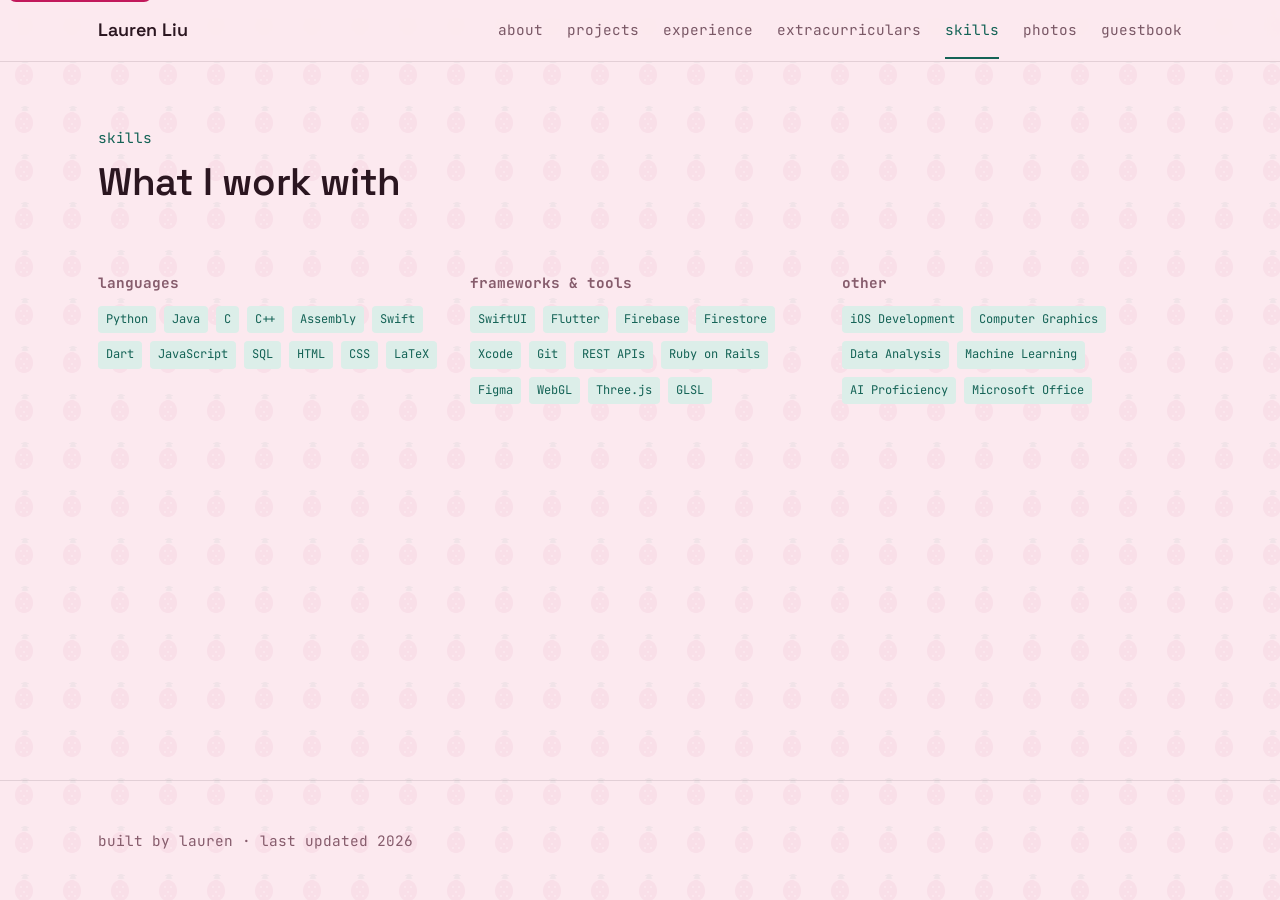
<file: skills.html>
<!DOCTYPE html>
<html lang="en">
<head>
<meta charset="UTF-8">
<meta name="viewport" content="width=device-width, initial-scale=1.0">
<meta name="theme-color" content="#FCE9EF">
<link rel="icon" type="image/svg+xml" href="favicon.svg">
<link rel="icon" type="image/png" sizes="32x32" href="favicon-32.png">
<link rel="icon" type="image/png" sizes="16x16" href="favicon-16.png">
<link rel="apple-touch-icon" href="apple-touch-icon.png">
<link rel="canonical" href="https://laurenlliu.github.io/skills.html">
<title>Skills · Lauren Liu</title>
<meta name="description" content="Lauren Liu's technical skills across languages, frameworks, and tools.">
<meta property="og:type" content="website">
<meta property="og:title" content="Skills · Lauren Liu's Portfolio">
<meta property="og:description" content="Lauren Liu's technical skills across languages, frameworks, and tools.">
<meta property="og:image" content="https://laurenlliu.github.io/social-preview.png">
<meta property="og:url" content="https://laurenlliu.github.io/skills.html">
<meta name="twitter:card" content="summary_large_image">
<meta name="twitter:title" content="Skills · Lauren Liu's Portfolio">
<meta name="twitter:description" content="Lauren Liu's technical skills across languages, frameworks, and tools.">
<meta name="twitter:image" content="https://laurenlliu.github.io/social-preview.png">
<link rel="preconnect" href="https://fonts.googleapis.com">
<link rel="preconnect" href="https://fonts.gstatic.com" crossorigin>
<link href="https://fonts.googleapis.com/css2?family=Space+Grotesk:wght@500;600;700&family=Inter:wght@400;500;600&family=JetBrains+Mono:wght@400;500&display=swap" rel="stylesheet">
<link rel="stylesheet" href="css/base.css">
<script src="js/console-greeting.js" defer></script>
</head>
<body>

<a href="#main-content" class="skip-link">Skip to content</a>

<nav>
  <div class="nav-inner">
    <a class="nav-brand" href="index.html">Lauren Liu</a>
    <button type="button" class="nav-toggle" id="nav-toggle" aria-expanded="false" aria-controls="nav-links" aria-label="Toggle navigation menu">
      <span></span><span></span><span></span>
    </button>
    <div class="nav-links" id="nav-links">
      <a href="about.html">about</a>
      <a href="projects.html">projects</a>
      <a href="experience.html">experience</a>
      <a href="extracurriculars.html">extracurriculars</a>
      <a href="skills.html" class="active" aria-current="page">skills</a>
      <a href="photos.html">photos</a>
      <a href="guestbook.html">guestbook</a>
    </div>
  </div>
</nav>

<div class="wrap">
  <div class="page-header">
    <div class="page-eyebrow">skills</div>
    <h1 class="page-title">What I work with</h1>
  </div>

  <main id="main-content">
    <div class="skills-grid">
      <div class="skill-group" data-reveal>
        <h2 class="skill-group-label">languages</h2>
        <div class="stack">
          <span>Python</span>
          <span>Java</span>
          <span>C</span>
          <span>C++</span>
          <span>Assembly</span>
          <span>Swift</span>
          <span>Dart</span>
          <span>JavaScript</span>
          <span>SQL</span>
          <span>HTML</span>
          <span>CSS</span>
          <span>LaTeX</span>
        </div>
      </div>

      <div class="skill-group" data-reveal>
        <h2 class="skill-group-label">frameworks & tools</h2>
        <div class="stack">
          <span>SwiftUI</span>
          <span>Flutter</span>
          <span>Firebase</span>
          <span>Firestore</span>
          <span>Xcode</span>
          <span>Git</span>
          <span>REST APIs</span>
          <span>Ruby on Rails</span>
          <span>Figma</span>
          <span>WebGL</span>
          <span>Three.js</span>
          <span>GLSL</span>
        </div>
      </div>

      <div class="skill-group" data-reveal>
        <h2 class="skill-group-label">other</h2>
        <div class="stack">
          <span>iOS Development</span>
          <span>Computer Graphics</span>
          <span>Data Analysis</span>
          <span>Machine Learning</span>
          <span>AI Proficiency</span>
          <span>Microsoft Office</span>
        </div>
      </div>
    </div>
  </main>
</div>

<footer>
  <div class="footer-inner">built by lauren · last updated 2026</div>
</footer>

<script src="js/reveal.js" defer></script>
<script src="js/nav.js" defer></script>
</body>
</html>
</file>
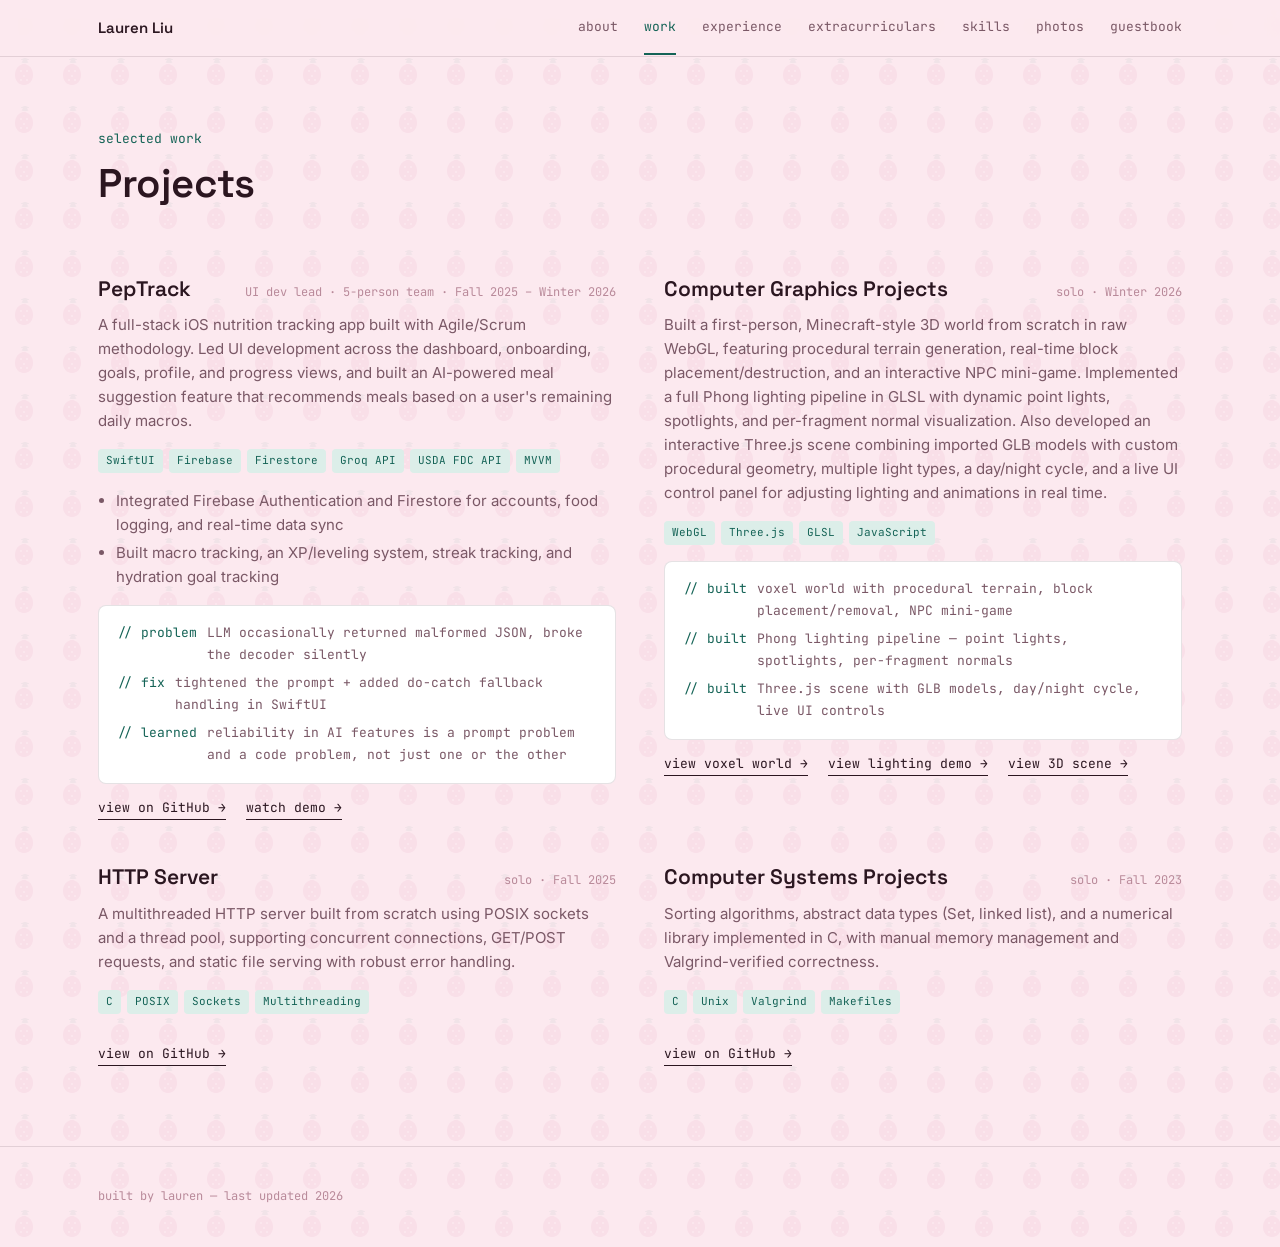
<file: work.html>
<!DOCTYPE html>
<html lang="en">
<head>
<meta charset="UTF-8">
<meta name="viewport" content="width=device-width, initial-scale=1.0">
<link rel="icon" type="image/svg+xml" href="favicon.svg">
<link rel="icon" type="image/png" sizes="32x32" href="favicon-32.png">
<link rel="icon" type="image/png" sizes="16x16" href="favicon-16.png">
<link rel="apple-touch-icon" href="apple-touch-icon.png">
<title>Work</title>
<meta name="description" content="Selected projects by Lauren Liu, including PepTrack, WebGL graphics projects, and systems programming work.">
<meta property="og:type" content="website">
<meta property="og:title" content="Work — Lauren Liu's Portfolio">
<meta property="og:description" content="Selected projects by Lauren Liu, including PepTrack, WebGL graphics projects, and systems programming work.">
<meta property="og:image" content="https://laurenlliu.github.io/social-preview.png">
<meta property="og:url" content="https://laurenlliu.github.io/work.html">
<meta name="twitter:card" content="summary_large_image">
<meta name="twitter:title" content="Work — Lauren Liu's Portfolio">
<meta name="twitter:description" content="Selected projects by Lauren Liu, including PepTrack, WebGL graphics projects, and systems programming work.">
<meta name="twitter:image" content="https://laurenlliu.github.io/social-preview.png">
<link rel="preconnect" href="https://fonts.googleapis.com">
<link rel="preconnect" href="https://fonts.gstatic.com" crossorigin>
<link href="https://fonts.googleapis.com/css2?family=Space+Grotesk:wght@500;600;700&family=Inter:wght@400;500;600&family=JetBrains+Mono:wght@400;500&display=swap" rel="stylesheet">
<style>
:root {
  --bg: #FCE9EF;
  --surface: #FFFFFF;
  --ink: #2B1620;
  --ink-soft: #7A5866;
  --ink-faint: #B98A9A;
  --accent: #146356;
  --accent-soft: #DCEEE9;
  --accent-2: #C2185B;
  --border: rgba(43, 22, 32, 0.12);
  --mono: 'JetBrains Mono', 'SF Mono', Menlo, monospace;
  --sans: 'Inter', -apple-system, BlinkMacSystemFont, sans-serif;
  --display: 'Space Grotesk', var(--sans);
}

* { margin: 0; padding: 0; box-sizing: border-box; }

@media (prefers-reduced-motion: reduce) {
  * { animation-duration: 0.001ms !important; animation-iteration-count: 1 !important; }
}

html { scroll-behavior: smooth; }

body {
  cursor: url("data:image/svg+xml;utf8,<svg xmlns='http://www.w3.org/2000/svg' width='32' height='32'><text x='0' y='24' font-size='26'>%F0%9F%8D%93</text></svg>") 16 16, auto;
  background-color: var(--bg);
  background-image: url("data:image/svg+xml,%3Csvg xmlns='http://www.w3.org/2000/svg' width='48' height='48' viewBox='0 0 48 48'%3E%3Cg opacity='0.05' transform='translate(12,10)'%3E%3Cpath d='M12 6c-5 0-9 5-9 11 0 6 4 10 9 10s9-4 9-10c0-6-4-11-9-11z' fill='%23C2185B'/%3E%3Ccircle cx='9' cy='13' r='0.9' fill='%23FCE9EF'/%3E%3Ccircle cx='15' cy='13' r='0.9' fill='%23FCE9EF'/%3E%3Ccircle cx='12' cy='18' r='0.9' fill='%23FCE9EF'/%3E%3Ccircle cx='9' cy='22' r='0.9' fill='%23FCE9EF'/%3E%3Ccircle cx='15' cy='22' r='0.9' fill='%23FCE9EF'/%3E%3Cpath d='M12 0c-1 1-2.2 1.3-3.4.8.6 1.1 1.7 1.6 2.9 1.5-1 .6-1.7 1.5-2 2.7 1.2-.5 2.3-.4 3.5.3 1.2-.7 2.3-.8 3.5-.3-.3-1.2-1-2.1-2-2.7 1.2.1 2.3-.4 2.9-1.5-1.2.5-2.4.2-3.4-.8z' fill='%23146356'/%3E%3C/g%3E%3C/svg%3E");
  background-repeat: repeat;
  background-size: 48px 48px;
  color: var(--ink);
  font-family: var(--sans);
  line-height: 1.6;
  -webkit-font-smoothing: antialiased;
  min-height: 100vh;
  display: flex;
  flex-direction: column;
}

a { color: inherit; text-decoration: none; }

.wrap {
  width: 100%;
  max-width: 1180px;
  margin: 0 auto;
  padding: 0 48px;
  flex: 1;
}

/* ---- nav ---- */
nav {
  position: sticky;
  top: 0;
  z-index: 10;
  background: rgba(252, 233, 239, 0.9);
  backdrop-filter: blur(8px);
  border-bottom: 1px solid var(--border);
}

.nav-inner {
  max-width: 1180px;
  margin: 0 auto;
  padding: 0 48px;
  display: flex;
  align-items: center;
  justify-content: space-between;
  gap: 24px;
}

.nav-brand {
  font-family: var(--display);
  font-weight: 600;
  font-size: 15px;
  padding: 16px 0;
}

.nav-links {
  display: flex;
  gap: 26px;
  overflow-x: auto;
  font-family: var(--mono);
  font-size: 13px;
}

.nav-links a {
  padding: 16px 0;
  color: var(--ink-soft);
  white-space: nowrap;
  border-bottom: 2px solid transparent;
  transition: color 0.15s, border-color 0.15s;
}

.nav-links a:hover,
.nav-links a.active {
  color: var(--accent);
  border-color: var(--accent);
}

/* ---- home hero ---- */
header.hero {
  padding: 110px 0 90px;
  display: flex;
  justify-content: space-between;
  align-items: center;
  gap: 56px;
  flex-wrap: wrap;
}

.header-text { flex: 1; min-width: 320px; max-width: 640px; }

.tag {
  font-family: var(--mono);
  font-size: 13px;
  color: var(--accent);
  letter-spacing: 0.02em;
  margin-bottom: 22px;
  display: flex;
  align-items: center;
  gap: 8px;
}

.tag::before {
  content: '';
  width: 6px;
  height: 6px;
  border-radius: 50%;
  background: var(--accent);
  display: inline-block;
}

h1 {
  font-family: var(--display);
  font-size: 58px;
  font-weight: 600;
  letter-spacing: -0.02em;
  line-height: 1.1;
  margin-bottom: 22px;
}

.lede {
  font-size: 19px;
  color: var(--ink-soft);
  max-width: 540px;
  margin-bottom: 32px;
}

.links {
  display: flex;
  gap: 24px;
  font-family: var(--mono);
  font-size: 13px;
  flex-wrap: wrap;
  margin-bottom: 36px;
}

.links a {
  border-bottom: 1px solid var(--border);
  padding-bottom: 2px;
  transition: border-color 0.15s, color 0.15s;
}

.links a:hover { border-color: var(--accent); color: var(--accent); }

.explore-links {
  display: flex;
  flex-wrap: wrap;
  gap: 12px;
}

.explore-links a {
  font-family: var(--mono);
  font-size: 13px;
  background: var(--surface);
  border: 1px solid var(--border);
  padding: 9px 16px;
  border-radius: 20px;
  transition: border-color 0.15s, color 0.15s, background 0.15s;
}

.explore-links a:hover {
  color: var(--accent);
  border-color: var(--accent);
  background: var(--accent-soft);
}

.orb-wrap {
  width: 200px;
  height: 200px;
  flex-shrink: 0;
  position: relative;
}

.orb {
  width: 100%;
  height: 100%;
  border-radius: 50%;
  background: conic-gradient(from 0deg, #F8C6D8, #C2185B, #6E1F3E, #E88FAE, #F8C6D8);
  animation: spin 14s linear infinite;
  box-shadow: 0 26px 56px -16px rgba(194, 24, 91, 0.4);
}

.orb-wire { position: absolute; inset: 0; border-radius: 50%; overflow: hidden; }

.orb-wire .ring {
  position: absolute;
  inset: 0;
  border: 1px solid rgba(255,255,255,0.5);
  border-radius: 50%;
}

@keyframes spin { to { transform: rotate(360deg); } }

/* ---- inner page header ---- */
.page-header { padding: 72px 0 12px; }

.page-eyebrow {
  font-family: var(--mono);
  font-size: 13px;
  color: var(--accent);
  margin-bottom: 12px;
}

.page-title {
  font-family: var(--display);
  font-size: 40px;
  font-weight: 600;
  letter-spacing: -0.01em;
}

main { padding: 32px 0 80px; }

/* ---- about ---- */
.about-text { max-width: 680px; font-size: 17px; color: var(--ink-soft); }
.about-text p { margin-bottom: 18px; }
.about-text p:last-child { margin-bottom: 0; }

.pig-hover {
  color: var(--accent-2);
  border-bottom: 1px dotted var(--accent-2);
  cursor: url("data:image/svg+xml;utf8,<svg xmlns='http://www.w3.org/2000/svg' width='32' height='32'><text x='0' y='24' font-size='26'>%F0%9F%90%B7</text></svg>") 16 16, auto;
}

/* ---- work ---- */
.work-grid {
  display: grid;
  grid-template-columns: repeat(auto-fit, minmax(420px, 1fr));
  gap: 40px 48px;
}

.project { }

.project-head {
  display: flex;
  justify-content: space-between;
  align-items: baseline;
  gap: 16px;
  margin-bottom: 8px;
  flex-wrap: wrap;
}

.project-title { font-family: var(--display); font-size: 21px; font-weight: 600; }

.project-meta {
  font-family: var(--mono);
  font-size: 12px;
  color: var(--ink-faint);
  white-space: nowrap;
}

.project-desc {
  color: var(--ink-soft);
  font-size: 15px;
  margin-bottom: 16px;
}

.project-desc ul { margin: 8px 0 0 18px; padding: 0; }
.project-desc li { margin-bottom: 4px; }

.stack { display: flex; flex-wrap: wrap; gap: 6px; margin-bottom: 16px; }

.stack span {
  font-family: var(--mono);
  font-size: 11px;
  color: var(--accent);
  background: var(--accent-soft);
  padding: 3px 8px;
  border-radius: 4px;
}

.log {
  background: var(--surface);
  border: 1px solid var(--border);
  border-radius: 8px;
  padding: 16px 18px;
  font-family: var(--mono);
  font-size: 13px;
  color: var(--ink-soft);
  line-height: 1.7;
}

.log-line { display: flex; gap: 10px; margin-bottom: 6px; }
.log-line:last-child { margin-bottom: 0; }
.log-tag { color: var(--accent); flex-shrink: 0; }

.project-link {
  display: inline-block;
  margin-top: 14px;
  margin-right: 16px;
  font-family: var(--mono);
  font-size: 13px;
  color: var(--ink);
  border-bottom: 1px solid var(--ink);
  padding-bottom: 1px;
}

.project-link:hover { color: var(--accent); border-color: var(--accent); }

/* ---- experience / extracurriculars ---- */
.exp-list { position: relative; padding-left: 26px; max-width: 760px; }
.exp-list::before {
  content: '';
  position: absolute;
  left: 4px;
  top: 6px;
  bottom: 6px;
  width: 1px;
  background: var(--border);
}

.exp-block { position: relative; margin-bottom: 32px; }
.exp-block:last-child { margin-bottom: 0; }

.exp-block::before {
  content: '';
  position: absolute;
  left: -26px;
  top: 6px;
  width: 9px;
  height: 9px;
  border-radius: 50%;
  background: var(--surface);
  border: 2px solid var(--accent);
}

.exp-head {
  display: flex;
  justify-content: space-between;
  gap: 16px;
  flex-wrap: wrap;
  margin-bottom: 6px;
}

.exp-role { font-weight: 600; font-size: 16px; }
.exp-org { color: var(--ink-soft); font-size: 14px; }
.exp-date { font-family: var(--mono); font-size: 12px; color: var(--ink-faint); white-space: nowrap; }

.exp-desc { color: var(--ink-soft); font-size: 14px; margin: 0 0 0 18px; }
.exp-desc li { margin-bottom: 4px; }

/* ---- skills ---- */
.skills-grid {
  display: grid;
  grid-template-columns: repeat(auto-fit, minmax(280px, 1fr));
  gap: 32px;
}

.skill-group-label {
  font-family: var(--mono);
  font-size: 12px;
  color: var(--ink-faint);
  margin-bottom: 10px;
}

/* ---- guestbook ---- */
.guestbook-layout {
  display: grid;
  grid-template-columns: 380px 1fr;
  gap: 48px;
  align-items: start;
}

.guestbook-form {
  display: flex;
  flex-direction: column;
  gap: 12px;
  background: var(--surface);
  border: 1px solid var(--border);
  border-radius: 12px;
  padding: 22px;
  position: sticky;
  top: 88px;
}

.guestbook-form input,
.guestbook-form textarea {
  font-family: var(--sans);
  font-size: 14px;
  color: var(--ink);
  background: var(--bg);
  border: 1px solid var(--border);
  border-radius: 8px;
  padding: 10px 12px;
  resize: vertical;
}

.guestbook-form textarea { min-height: 90px; }

.guestbook-form input:focus,
.guestbook-form textarea:focus {
  outline: none;
  border-color: var(--accent);
}

.guestbook-form .char-count {
  font-family: var(--mono);
  font-size: 11px;
  color: var(--ink-faint);
  text-align: right;
}

.guestbook-submit {
  align-self: flex-start;
  font-family: var(--mono);
  font-size: 13px;
  color: #fff;
  background: var(--accent);
  border: none;
  border-radius: 8px;
  padding: 10px 18px;
  cursor: pointer;
  transition: opacity 0.15s;
}

.guestbook-submit:hover { opacity: 0.88; }
.guestbook-submit:disabled { opacity: 0.5; cursor: not-allowed; }

.guestbook-status {
  font-family: var(--mono);
  font-size: 12px;
  color: var(--accent);
  min-height: 16px;
}

.guestbook-grid {
  display: grid;
  grid-template-columns: repeat(auto-fill, minmax(220px, 1fr));
  gap: 16px;
  align-content: start;
}

.guestbook-card {
  background: var(--surface);
  border: 1px solid var(--border);
  border-radius: 12px;
  padding: 16px 18px;
  position: relative;
}

.guestbook-card::before {
  content: '♥';
  position: absolute;
  top: 12px;
  right: 14px;
  color: var(--accent-2);
  font-size: 12px;
  opacity: 0.5;
}

.guestbook-note {
  font-size: 14px;
  color: var(--ink);
  margin-bottom: 10px;
  word-wrap: break-word;
}

.guestbook-meta {
  font-family: var(--mono);
  font-size: 11px;
  color: var(--ink-faint);
}

.guestbook-empty {
  font-family: var(--mono);
  font-size: 13px;
  color: var(--ink-faint);
}

/* ---- photos ---- */
.photo-grid {
  display: grid;
  grid-template-columns: repeat(auto-fill, minmax(260px, 1fr));
  gap: 20px;
}

.photo-card {
  background: var(--surface);
  border: 1px solid var(--border);
  border-radius: 12px;
  overflow: hidden;
}

.photo-card img {
  display: block;
  width: 100%;
  height: 260px;
  object-fit: cover;
}

.photo-card figcaption {
  font-family: var(--mono);
  font-size: 12px;
  color: var(--ink-soft);
  padding: 10px 14px;
}

/* ---- footer ---- */
footer {
  padding: 40px 0;
  font-family: var(--mono);
  font-size: 12px;
  color: var(--ink-faint);
  border-top: 1px solid var(--border);
}

.footer-inner {
  max-width: 1180px;
  margin: 0 auto;
  padding: 0 48px;
}

@media (max-width: 900px) {
  .guestbook-layout { grid-template-columns: 1fr; }
  .guestbook-form { position: static; }
}

@media (max-width: 640px) {
  .wrap, .nav-inner, .footer-inner { padding: 0 24px; }
  header.hero { padding: 64px 0 48px; flex-direction: column-reverse; align-items: flex-start; }
  .orb-wrap { width: 110px; height: 110px; }
  h1 { font-size: 34px; }
  .lede { font-size: 16px; }
  .page-title { font-size: 30px; }
}

</style>
</head>
<body>

<nav>
  <div class="nav-inner">
    <a class="nav-brand" href="index.html">Lauren Liu</a>
    <div class="nav-links">
      <a href="about.html">about</a>
      <a href="work.html" class="active">work</a>
      <a href="experience.html">experience</a>
      <a href="extracurriculars.html">extracurriculars</a>
      <a href="skills.html">skills</a>
      <a href="photos.html">photos</a>
      <a href="guestbook.html">guestbook</a>
    </div>
  </div>
</nav>

<div class="wrap">
  <div class="page-header">
    <div class="page-eyebrow">selected work</div>
    <h1 class="page-title">Projects</h1>
  </div>

  <main>
    <div class="work-grid">

      <div class="project">
        <div class="project-head">
          <div class="project-title">PepTrack</div>
          <div class="project-meta">UI dev lead · 5-person team · Fall 2025 – Winter 2026</div>
        </div>
        <p class="project-desc">A full-stack iOS nutrition tracking app built with Agile/Scrum methodology. Led UI development across the dashboard, onboarding, goals, profile, and progress views, and built an AI-powered meal suggestion feature that recommends meals based on a user's remaining daily macros.</p>
        <div class="stack">
          <span>SwiftUI</span>
          <span>Firebase</span>
          <span>Firestore</span>
          <span>Groq API</span>
          <span>USDA FDC API</span>
          <span>MVVM</span>
        </div>
        <div class="project-desc">
          <ul>
            <li>Integrated Firebase Authentication and Firestore for accounts, food logging, and real-time data sync</li>
            <li>Built macro tracking, an XP/leveling system, streak tracking, and hydration goal tracking</li>
          </ul>
        </div>
        <div class="log">
          <div class="log-line"><span class="log-tag">// problem</span><span>LLM occasionally returned malformed JSON, broke the decoder silently</span></div>
          <div class="log-line"><span class="log-tag">// fix</span><span>tightened the prompt + added do-catch fallback handling in SwiftUI</span></div>
          <div class="log-line"><span class="log-tag">// learned</span><span>reliability in AI features is a prompt problem and a code problem, not just one or the other</span></div>
        </div>
        <a class="project-link" href="https://github.com/laurenlliu/PepTrack" target="_blank">view on GitHub →</a>
        <a class="project-link" href="https://www.youtube.com/watch?v=f4Ipgw6Or3o" target="_blank">watch demo →</a>
      </div>

      <div class="project">
        <div class="project-head">
          <div class="project-title">Computer Graphics Projects</div>
          <div class="project-meta">solo · Winter 2026</div>
        </div>
        <p class="project-desc">Built a first-person, Minecraft-style 3D world from scratch in raw WebGL, featuring procedural terrain generation, real-time block placement/destruction, and an interactive NPC mini-game. Implemented a full Phong lighting pipeline in GLSL with dynamic point lights, spotlights, and per-fragment normal visualization. Also developed an interactive Three.js scene combining imported GLB models with custom procedural geometry, multiple light types, a day/night cycle, and a live UI control panel for adjusting lighting and animations in real time.</p>
        <div class="stack">
          <span>WebGL</span>
          <span>Three.js</span>
          <span>GLSL</span>
          <span>JavaScript</span>
        </div>
        <div class="log">
          <div class="log-line"><span class="log-tag">// built</span><span>voxel world with procedural terrain, block placement/removal, NPC mini-game</span></div>
          <div class="log-line"><span class="log-tag">// built</span><span>Phong lighting pipeline — point lights, spotlights, per-fragment normals</span></div>
          <div class="log-line"><span class="log-tag">// built</span><span>Three.js scene with GLB models, day/night cycle, live UI controls</span></div>
        </div>
        <a class="project-link" href="https://laurenlliu.github.io/webgl-graphics-projects/asg3/index.html" target="_blank">view voxel world →</a>
        <a class="project-link" href="https://laurenlliu.github.io/webgl-graphics-projects/asg4/index.html" target="_blank">view lighting demo →</a>
        <a class="project-link" href="https://laurenlliu.github.io/webgl-graphics-projects/asg5/index.html" target="_blank">view 3D scene →</a>
      </div>

      <div class="project">
        <div class="project-head">
          <div class="project-title">HTTP Server</div>
          <div class="project-meta">solo · Fall 2025</div>
        </div>
        <p class="project-desc">A multithreaded HTTP server built from scratch using POSIX sockets and a thread pool, supporting concurrent connections, GET/POST requests, and static file serving with robust error handling.</p>
        <div class="stack">
          <span>C</span>
          <span>POSIX</span>
          <span>Sockets</span>
          <span>Multithreading</span>
        </div>
        <a class="project-link" href="https://github.com/laurenlliu" target="_blank">view on GitHub →</a>
      </div>

      <div class="project">
        <div class="project-head">
          <div class="project-title">Computer Systems Projects</div>
          <div class="project-meta">solo · Fall 2023</div>
        </div>
        <p class="project-desc">Sorting algorithms, abstract data types (Set, linked list), and a numerical library implemented in C, with manual memory management and Valgrind-verified correctness.</p>
        <div class="stack">
          <span>C</span>
          <span>Unix</span>
          <span>Valgrind</span>
          <span>Makefiles</span>
        </div>
        <a class="project-link" href="https://github.com/laurenlliu" target="_blank">view on GitHub →</a>
      </div>

    </div>
  </main>
</div>

<footer>
  <div class="footer-inner">built by lauren — last updated 2026</div>
</footer>

</body>
</html>
</file>
<file: css/base.css>
:root {
  --bg: #FCE9EF;
  --surface: #FFFFFF;
  --ink: #2B1620;
  --ink-soft: #7A5866;
  --ink-faint: #865C6C;
  --accent: #146356;
  --accent-soft: #DCEEE9;
  --accent-2: #C2185B;
  --border: rgba(43, 22, 32, 0.12);
  --mono: 'JetBrains Mono', 'SF Mono', Menlo, monospace;
  --sans: 'Inter', -apple-system, BlinkMacSystemFont, sans-serif;
  --display: 'Space Grotesk', var(--sans);

  --text-xs: clamp(0.69rem, 0.66rem + 0.15vw, 0.75rem);
  --text-sm: clamp(0.8rem, 0.77rem + 0.2vw, 0.9rem);
  --text-base: clamp(1rem, 0.95rem + 0.25vw, 1.125rem);
  --text-lg: clamp(1.19rem, 1.12rem + 0.35vw, 1.35rem);
  --text-xl: clamp(1.44rem, 1.33rem + 0.55vw, 1.7rem);
  --text-2xl: clamp(1.8rem, 1.6rem + 1vw, 2.4rem);
  --text-3xl: clamp(2.3rem, 1.95rem + 1.75vw, 3.6rem);

  --space-1: 4px;
  --space-2: 8px;
  --space-3: 12px;
  --space-4: 16px;
  --space-6: 24px;
  --space-8: 32px;
  --space-12: 48px;
  --space-16: 64px;
  --space-24: 96px;
  --space-32: 128px;

  --transition: 0.15s ease;
}

* { margin: 0; padding: 0; box-sizing: border-box; }

@media (prefers-reduced-motion: reduce) {
  * { animation-duration: 0.001ms !important; animation-iteration-count: 1 !important; }
}

html { scroll-behavior: smooth; }

body {
  cursor: url("data:image/svg+xml;utf8,<svg xmlns='http://www.w3.org/2000/svg' width='32' height='32'><text x='0' y='24' font-size='26'>%F0%9F%8D%93</text></svg>") 16 16, auto;
  background-color: var(--bg);
  background-image: url("data:image/svg+xml,%3Csvg xmlns='http://www.w3.org/2000/svg' width='48' height='48' viewBox='0 0 48 48'%3E%3Cg opacity='0.05' transform='translate(12,10)'%3E%3Cpath d='M12 6c-5 0-9 5-9 11 0 6 4 10 9 10s9-4 9-10c0-6-4-11-9-11z' fill='%23C2185B'/%3E%3Ccircle cx='9' cy='13' r='0.9' fill='%23FCE9EF'/%3E%3Ccircle cx='15' cy='13' r='0.9' fill='%23FCE9EF'/%3E%3Ccircle cx='12' cy='18' r='0.9' fill='%23FCE9EF'/%3E%3Ccircle cx='9' cy='22' r='0.9' fill='%23FCE9EF'/%3E%3Ccircle cx='15' cy='22' r='0.9' fill='%23FCE9EF'/%3E%3Cpath d='M12 0c-1 1-2.2 1.3-3.4.8.6 1.1 1.7 1.6 2.9 1.5-1 .6-1.7 1.5-2 2.7 1.2-.5 2.3-.4 3.5.3 1.2-.7 2.3-.8 3.5-.3-.3-1.2-1-2.1-2-2.7 1.2.1 2.3-.4 2.9-1.5-1.2.5-2.4.2-3.4-.8z' fill='%23146356'/%3E%3C/g%3E%3C/svg%3E");
  background-repeat: repeat;
  background-size: 48px 48px;
  color: var(--ink);
  font-family: var(--sans);
  line-height: 1.6;
  -webkit-font-smoothing: antialiased;
  min-height: 100vh;
  display: flex;
  flex-direction: column;
}

a { color: inherit; text-decoration: none; }

a:focus-visible,
button:focus-visible,
input:focus-visible,
textarea:focus-visible,
[role="button"]:focus-visible {
  outline: 2px solid var(--accent-2);
  outline-offset: 2px;
}

a, button, input, textarea, [role="button"] { cursor: pointer; }
input, textarea { cursor: text; }

.skip-link {
  position: absolute;
  top: -40px;
  left: var(--space-2);
  background: var(--accent-2);
  color: #fff;
  padding: var(--space-2) var(--space-4);
  border-radius: 8px;
  z-index: 1000;
  transition: top var(--transition);
}

.skip-link:focus {
  top: var(--space-2);
}

.wrap {
  width: 100%;
  max-width: 1180px;
  margin: 0 auto;
  padding: 0 var(--space-12);
  flex: 1;
}

/* ---- nav ---- */
nav {
  position: sticky;
  top: 0;
  z-index: 10;
  background: rgba(252, 233, 239, 0.9);
  backdrop-filter: blur(8px);
  border-bottom: 1px solid var(--border);
}

.nav-inner {
  max-width: 1180px;
  margin: 0 auto;
  padding: 0 var(--space-12);
  display: flex;
  align-items: center;
  justify-content: space-between;
  gap: var(--space-6);
}

.nav-brand {
  font-family: var(--display);
  font-weight: 600;
  font-size: var(--text-base);
  padding: var(--space-4) 0;
  transition: color var(--transition);
}

.nav-brand:hover { color: var(--accent-2); }

button:active,
.explore-links a:active,
.project-link:active {
  transform: scale(0.96);
}

.nav-links {
  display: flex;
  gap: var(--space-6);
  overflow-x: auto;
  font-family: var(--mono);
  font-size: var(--text-sm);
}

.nav-links a {
  padding: var(--space-4) 0;
  color: var(--ink-soft);
  white-space: nowrap;
  border-bottom: 2px solid transparent;
  transition: color var(--transition), border-color var(--transition);
}

.nav-links a:hover,
.nav-links a.active {
  color: var(--accent);
  border-color: var(--accent);
}

/* ---- home hero ---- */
header.hero {
  padding: var(--space-24) 0 var(--space-24);
  display: flex;
  justify-content: space-between;
  align-items: center;
  gap: var(--space-16);
  flex-wrap: wrap;
}

.header-text { flex: 1; min-width: 320px; max-width: 640px; }

.tag {
  font-family: var(--mono);
  font-size: var(--text-sm);
  color: var(--accent);
  letter-spacing: 0.02em;
  margin-bottom: var(--space-6);
  display: flex;
  align-items: center;
  gap: var(--space-2);
}

.tag::before {
  content: '';
  width: 6px;
  height: 6px;
  border-radius: 50%;
  background: var(--accent);
  display: inline-block;
}

h1 {
  font-family: var(--display);
  font-size: var(--text-3xl);
  font-weight: 600;
  letter-spacing: -0.02em;
  line-height: 1.1;
  margin-bottom: var(--space-6);
}

.lede {
  font-size: var(--text-lg);
  color: var(--ink-soft);
  max-width: 540px;
  margin-bottom: var(--space-8);
}

.links {
  display: flex;
  gap: var(--space-6);
  font-family: var(--mono);
  font-size: var(--text-sm);
  flex-wrap: wrap;
  margin-bottom: var(--space-8);
}

.links a {
  border-bottom: 1px solid var(--border);
  padding-bottom: var(--space-1);
  transition: border-color var(--transition), color var(--transition);
}

.links a:hover { border-color: var(--accent); color: var(--accent); }

.explore-links {
  display: flex;
  flex-wrap: wrap;
  gap: var(--space-3);
}

.explore-links a {
  font-family: var(--mono);
  font-size: var(--text-sm);
  background: var(--surface);
  border: 1px solid var(--border);
  padding: var(--space-2) var(--space-4);
  border-radius: 20px;
  transition: border-color var(--transition), color var(--transition), background var(--transition);
}

.explore-links a:hover {
  color: var(--accent);
  border-color: var(--accent);
  background: var(--accent-soft);
}

.explore-links a.primary {
  background: var(--accent-2);
  border-color: var(--accent-2);
  color: #fff;
}

.explore-links a.primary:hover {
  background: var(--accent-2);
  border-color: var(--accent-2);
  color: #fff;
  opacity: 0.88;
}

.orb-wrap {
  width: 200px;
  height: 200px;
  flex-shrink: 0;
  position: relative;
  transition: transform 0.15s ease-out;
  will-change: transform;
}

.orb {
  width: 100%;
  height: 100%;
  border-radius: 50%;
  background: conic-gradient(from 0deg, #F8C6D8, #C2185B, #6E1F3E, #E88FAE, #F8C6D8);
  animation: spin 14s linear infinite;
  box-shadow: 0 26px 56px -16px rgba(194, 24, 91, 0.4);
}

.orb-wire { position: absolute; inset: 0; border-radius: 50%; overflow: hidden; }

.orb-wire .ring {
  position: absolute;
  inset: 0;
  border: 1px solid rgba(255,255,255,0.5);
  border-radius: 50%;
}

@keyframes spin { to { transform: rotate(360deg); } }

/* ---- inner page header ---- */
.page-header { padding: var(--space-16) 0 var(--space-3); }

.page-eyebrow {
  font-family: var(--mono);
  font-size: var(--text-sm);
  color: var(--accent);
  margin-bottom: var(--space-3);
}

.page-title {
  font-family: var(--display);
  font-size: var(--text-2xl);
  font-weight: 600;
  letter-spacing: -0.01em;
}

main { padding: var(--space-8) 0 var(--space-24); }

/* ---- about ---- */
.about-text { max-width: 680px; font-size: var(--text-base); color: var(--ink-soft); }
.about-text p { margin-bottom: var(--space-4); }
.about-text p:last-child { margin-bottom: 0; }

.pig-hover {
  color: var(--accent-2);
  border-bottom: 1px dotted var(--accent-2);
  cursor: url("data:image/svg+xml;utf8,<svg xmlns='http://www.w3.org/2000/svg' width='32' height='32'><text x='0' y='24' font-size='26'>%F0%9F%90%B7</text></svg>") 16 16, auto;
}

/* ---- work ---- */
.work-grid {
  display: grid;
  grid-template-columns: repeat(auto-fit, minmax(min(100%, 420px), 1fr));
  gap: var(--space-12) var(--space-12);
}

.project { }

.project-head {
  display: flex;
  justify-content: space-between;
  align-items: baseline;
  gap: var(--space-4);
  margin-bottom: var(--space-2);
  flex-wrap: wrap;
}

.project-title { font-family: var(--display); font-size: var(--text-xl); font-weight: 600; }

.project-meta {
  font-family: var(--mono);
  font-size: var(--text-sm);
  color: var(--ink-faint);
  white-space: nowrap;
}

.project-desc {
  color: var(--ink-soft);
  font-size: var(--text-base);
  margin-bottom: var(--space-4);
}

.project-desc ul { margin: var(--space-2) 0 0 var(--space-4); padding: 0; }
.project-desc li { margin-bottom: var(--space-1); }

.stack { display: flex; flex-wrap: wrap; gap: var(--space-2); margin-bottom: var(--space-4); }

.stack span {
  font-family: var(--mono);
  font-size: var(--text-xs);
  color: var(--accent);
  background: var(--accent-soft);
  padding: var(--space-1) var(--space-2);
  border-radius: 4px;
}

.log {
  background: var(--surface);
  border: 1px solid var(--border);
  border-radius: 8px;
  padding: var(--space-4) var(--space-4);
  font-family: var(--mono);
  font-size: var(--text-sm);
  color: var(--ink-soft);
  line-height: 1.7;
}

.log-line { display: flex; gap: var(--space-3); margin-bottom: var(--space-2); }
.log-line:last-child { margin-bottom: 0; }
.log-tag { color: var(--accent); flex-shrink: 0; }

.project-link {
  display: inline-block;
  margin-top: var(--space-4);
  margin-right: var(--space-4);
  font-family: var(--mono);
  font-size: var(--text-sm);
  color: var(--ink);
  border-bottom: 1px solid var(--ink);
  padding-bottom: var(--space-1);
}

.project-link:hover { color: var(--accent); border-color: var(--accent); }

/* ---- experience / extracurriculars ---- */
.exp-list { position: relative; padding-left: var(--space-6); max-width: 900px; }
.exp-list::before {
  content: '';
  position: absolute;
  left: 4px;
  top: 6px;
  bottom: 6px;
  width: 1px;
  background: var(--border);
}

.exp-block { position: relative; margin-bottom: var(--space-8); }
.exp-block:last-child { margin-bottom: 0; }

.exp-block::before {
  content: '';
  position: absolute;
  left: -26px;
  top: 6px;
  width: 9px;
  height: 9px;
  border-radius: 50%;
  background: var(--surface);
  border: 2px solid var(--accent);
}

.exp-head {
  display: flex;
  justify-content: space-between;
  gap: var(--space-4);
  flex-wrap: wrap;
  margin-bottom: var(--space-2);
}

.exp-head > div:first-child {
  flex: 1 1 0%;
  min-width: 0;
}

.exp-role { font-weight: 600; font-size: var(--text-base); }
.exp-org { color: var(--ink-soft); font-size: var(--text-sm); }
.exp-date { font-family: var(--mono); font-size: var(--text-sm); color: var(--ink-faint); white-space: nowrap; }

.exp-desc { color: var(--ink-soft); font-size: var(--text-sm); margin: 0 0 0 var(--space-4); }
.exp-desc li { margin-bottom: var(--space-1); }

/* ---- skills ---- */
.skills-grid {
  display: grid;
  grid-template-columns: repeat(auto-fit, minmax(min(100%, 280px), 1fr));
  gap: var(--space-8);
}

.skill-group-label {
  font-family: var(--mono);
  font-size: var(--text-sm);
  color: var(--ink-faint);
  margin-bottom: var(--space-3);
}

/* ---- guestbook ---- */
.guestbook-layout {
  display: grid;
  grid-template-columns: 380px 1fr;
  gap: var(--space-12);
  align-items: start;
}

.guestbook-form {
  display: flex;
  flex-direction: column;
  gap: var(--space-3);
  background: var(--surface);
  border: 1px solid var(--border);
  border-radius: 12px;
  padding: var(--space-6);
  position: sticky;
  top: 88px;
}

.guestbook-form input,
.guestbook-form textarea {
  font-family: var(--sans);
  font-size: var(--text-sm);
  color: var(--ink);
  background: var(--bg);
  border: 1px solid var(--border);
  border-radius: 8px;
  padding: var(--space-3) var(--space-3);
  resize: vertical;
}

.guestbook-form textarea { min-height: 90px; }

.guestbook-form input:focus,
.guestbook-form textarea:focus {
  border-color: var(--accent);
}

.guestbook-form .char-count {
  font-family: var(--mono);
  font-size: var(--text-xs);
  color: var(--ink-faint);
  text-align: right;
}

.guestbook-submit {
  align-self: flex-start;
  font-family: var(--mono);
  font-size: var(--text-sm);
  color: #fff;
  background: var(--accent);
  border: none;
  border-radius: 8px;
  padding: var(--space-3) var(--space-4);
  cursor: pointer;
  transition: opacity var(--transition);
}

.guestbook-submit:hover { opacity: 0.88; }
.guestbook-submit:disabled { opacity: 0.5; cursor: not-allowed; }

.guestbook-status {
  font-family: var(--mono);
  font-size: var(--text-sm);
  color: var(--accent);
  min-height: 16px;
}

.guestbook-grid {
  display: grid;
  grid-template-columns: repeat(auto-fill, minmax(min(100%, 220px), 1fr));
  gap: var(--space-4);
  align-content: start;
}

.guestbook-card {
  background: var(--surface);
  border: 1px solid var(--border);
  border-radius: 12px;
  padding: var(--space-4) var(--space-4);
  position: relative;
  transition: transform var(--transition), box-shadow var(--transition);
}

.guestbook-card:hover {
  transform: translateY(-2px);
  box-shadow: 0 12px 24px -12px rgba(43, 22, 32, 0.28);
}

.guestbook-card::before {
  content: '♥';
  position: absolute;
  top: 12px;
  right: 14px;
  color: var(--accent-2);
  font-size: var(--text-sm);
  opacity: 0.5;
}

.guestbook-note {
  font-size: var(--text-sm);
  color: var(--ink);
  margin-bottom: var(--space-3);
  word-wrap: break-word;
}

.guestbook-meta {
  font-family: var(--mono);
  font-size: var(--text-xs);
  color: var(--ink-faint);
}

.guestbook-empty {
  font-family: var(--mono);
  font-size: var(--text-sm);
  color: var(--ink-faint);
}

/* ---- photos ---- */
.photo-grid {
  display: grid;
  grid-template-columns: repeat(auto-fill, minmax(min(100%, 260px), 1fr));
  gap: var(--space-6);
}

.photo-card {
  background: var(--surface);
  border: 1px solid var(--border);
  border-radius: 12px;
  overflow: hidden;
  transition: transform var(--transition), box-shadow var(--transition);
}

.photo-card:hover {
  transform: translateY(-2px);
  box-shadow: 0 12px 24px -12px rgba(43, 22, 32, 0.28);
}

.photo-card img {
  display: block;
  width: 100%;
  height: 260px;
  object-fit: cover;
}

.photo-card figcaption {
  font-family: var(--mono);
  font-size: var(--text-sm);
  color: var(--ink-soft);
  padding: var(--space-3) var(--space-4);
}

/* ---- footer ---- */
footer {
  padding: var(--space-12) 0;
  font-family: var(--mono);
  font-size: var(--text-sm);
  color: var(--ink-faint);
  border-top: 1px solid var(--border);
}

.footer-inner {
  max-width: 1180px;
  margin: 0 auto;
  padding: 0 var(--space-12);
}

@media (max-width: 900px) {
  .guestbook-layout { grid-template-columns: 1fr; }
  .guestbook-form { position: static; }
}

.nav-toggle {
  display: none;
  flex-direction: column;
  justify-content: center;
  align-items: center;
  gap: 5px;
  width: 32px;
  height: 32px;
  background: none;
  border: none;
  padding: 0;
  flex-shrink: 0;
}

.nav-toggle span {
  display: block;
  width: 20px;
  height: 2px;
  background: var(--ink);
  border-radius: 2px;
  transition: transform var(--transition), opacity var(--transition);
}

.nav-toggle[aria-expanded="true"] span:nth-child(1) { transform: translateY(7px) rotate(45deg); }
.nav-toggle[aria-expanded="true"] span:nth-child(2) { opacity: 0; }
.nav-toggle[aria-expanded="true"] span:nth-child(3) { transform: translateY(-7px) rotate(-45deg); }

@media (max-width: 960px) {
  .nav-inner { position: relative; }
  .nav-toggle { display: flex; }

  .nav-links {
    display: none;
    position: absolute;
    top: 100%;
    left: 0;
    right: 0;
    flex-direction: column;
    gap: 0;
    background: var(--bg);
    border: 1px solid var(--border);
    border-top: none;
    border-radius: 0 0 12px 12px;
    padding: var(--space-2) var(--space-6) var(--space-4);
    box-shadow: 0 16px 28px -14px rgba(43, 22, 32, 0.32);
    overflow-x: visible;
  }

  .nav-links.open { display: flex; }

  .nav-links a {
    width: 100%;
    padding: var(--space-3) 0;
    border-bottom: 1px solid var(--border);
  }

  .nav-links a:last-child { border-bottom: none; }
}

@media (max-width: 640px) {
  .wrap, .nav-inner, .footer-inner { padding: 0 var(--space-6); }
  header.hero { padding: var(--space-16) 0 var(--space-12); flex-direction: column-reverse; align-items: flex-start; }
  .orb-wrap { width: 110px; height: 110px; }
  .project-meta, .exp-date { white-space: normal; }
}

/* ---- scroll reveal ---- */
[data-reveal] {
  opacity: 0;
  transform: translateY(16px);
  transition: opacity 0.6s ease, transform 0.6s ease;
}

[data-reveal].is-visible {
  opacity: 1;
  transform: translateY(0);
}

@media (prefers-reduced-motion: reduce) {
  [data-reveal] { opacity: 1; transform: none; transition: none; }
}
</file>
